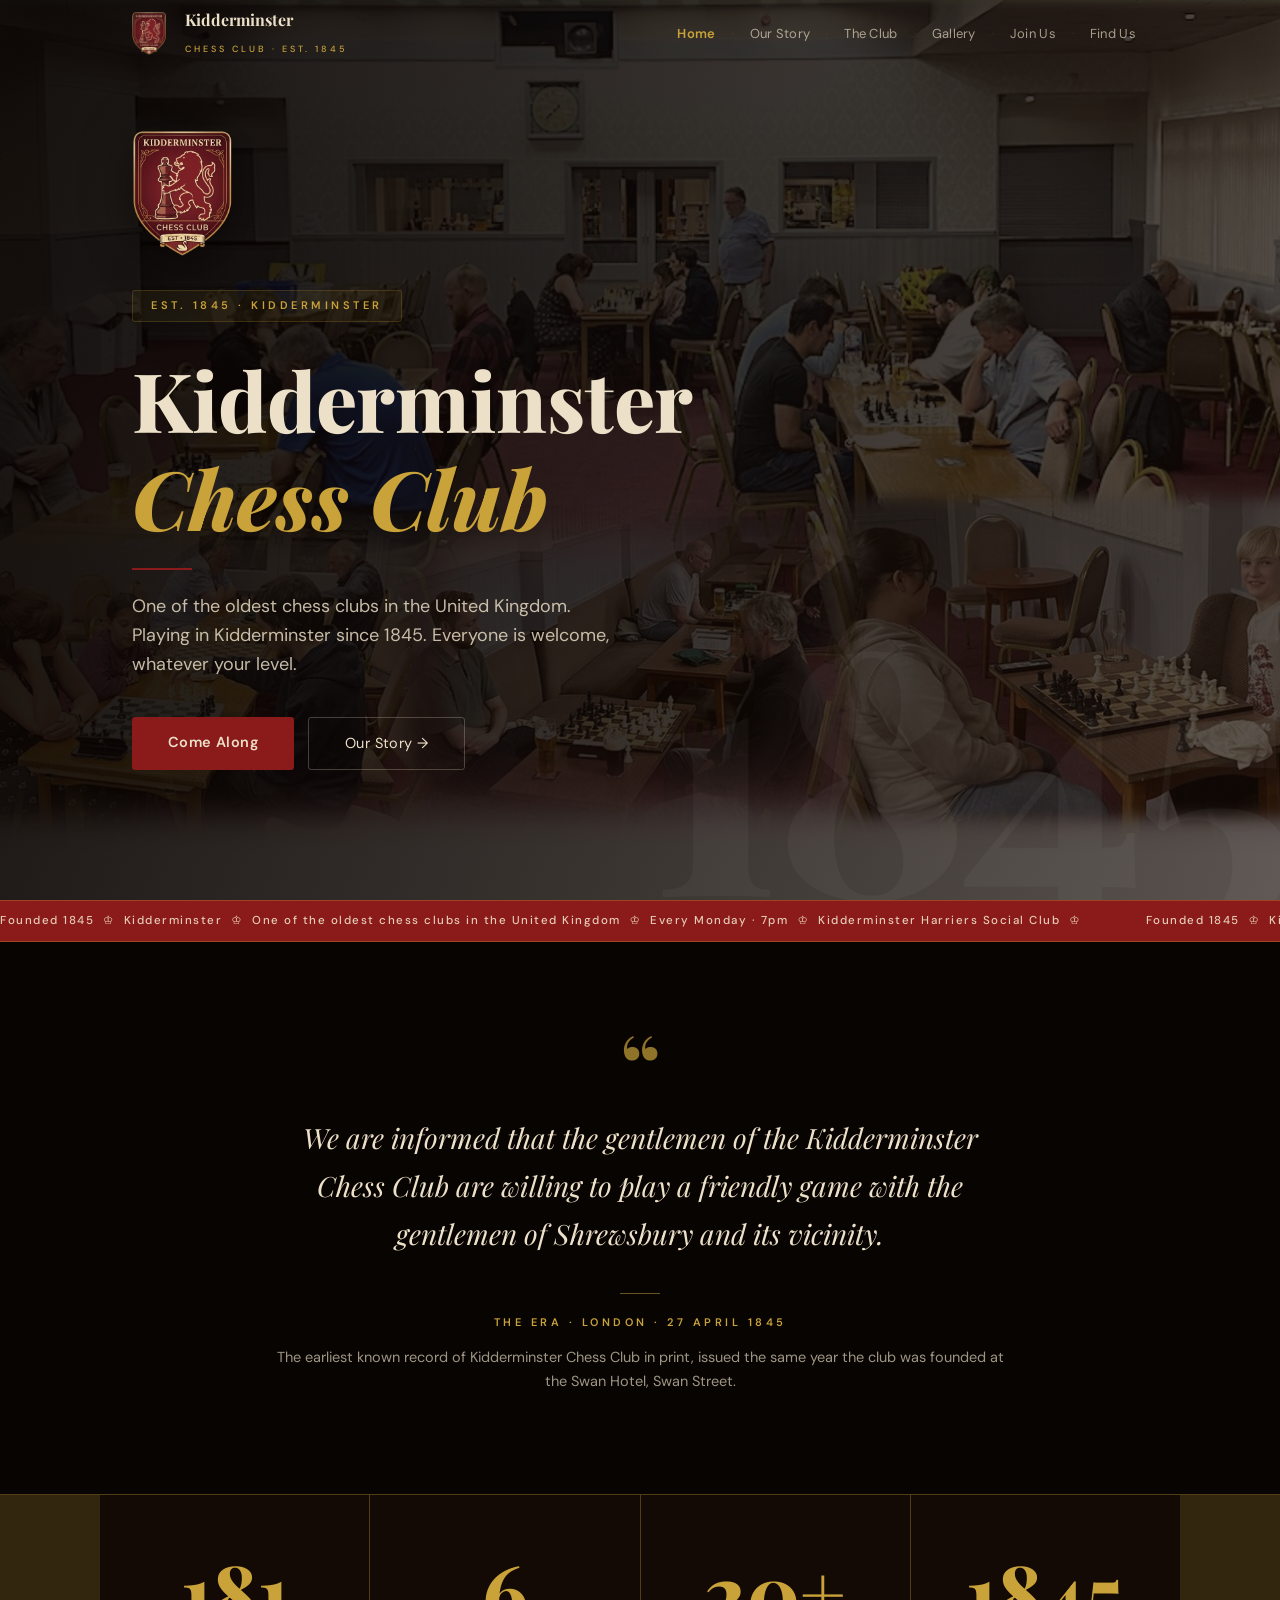
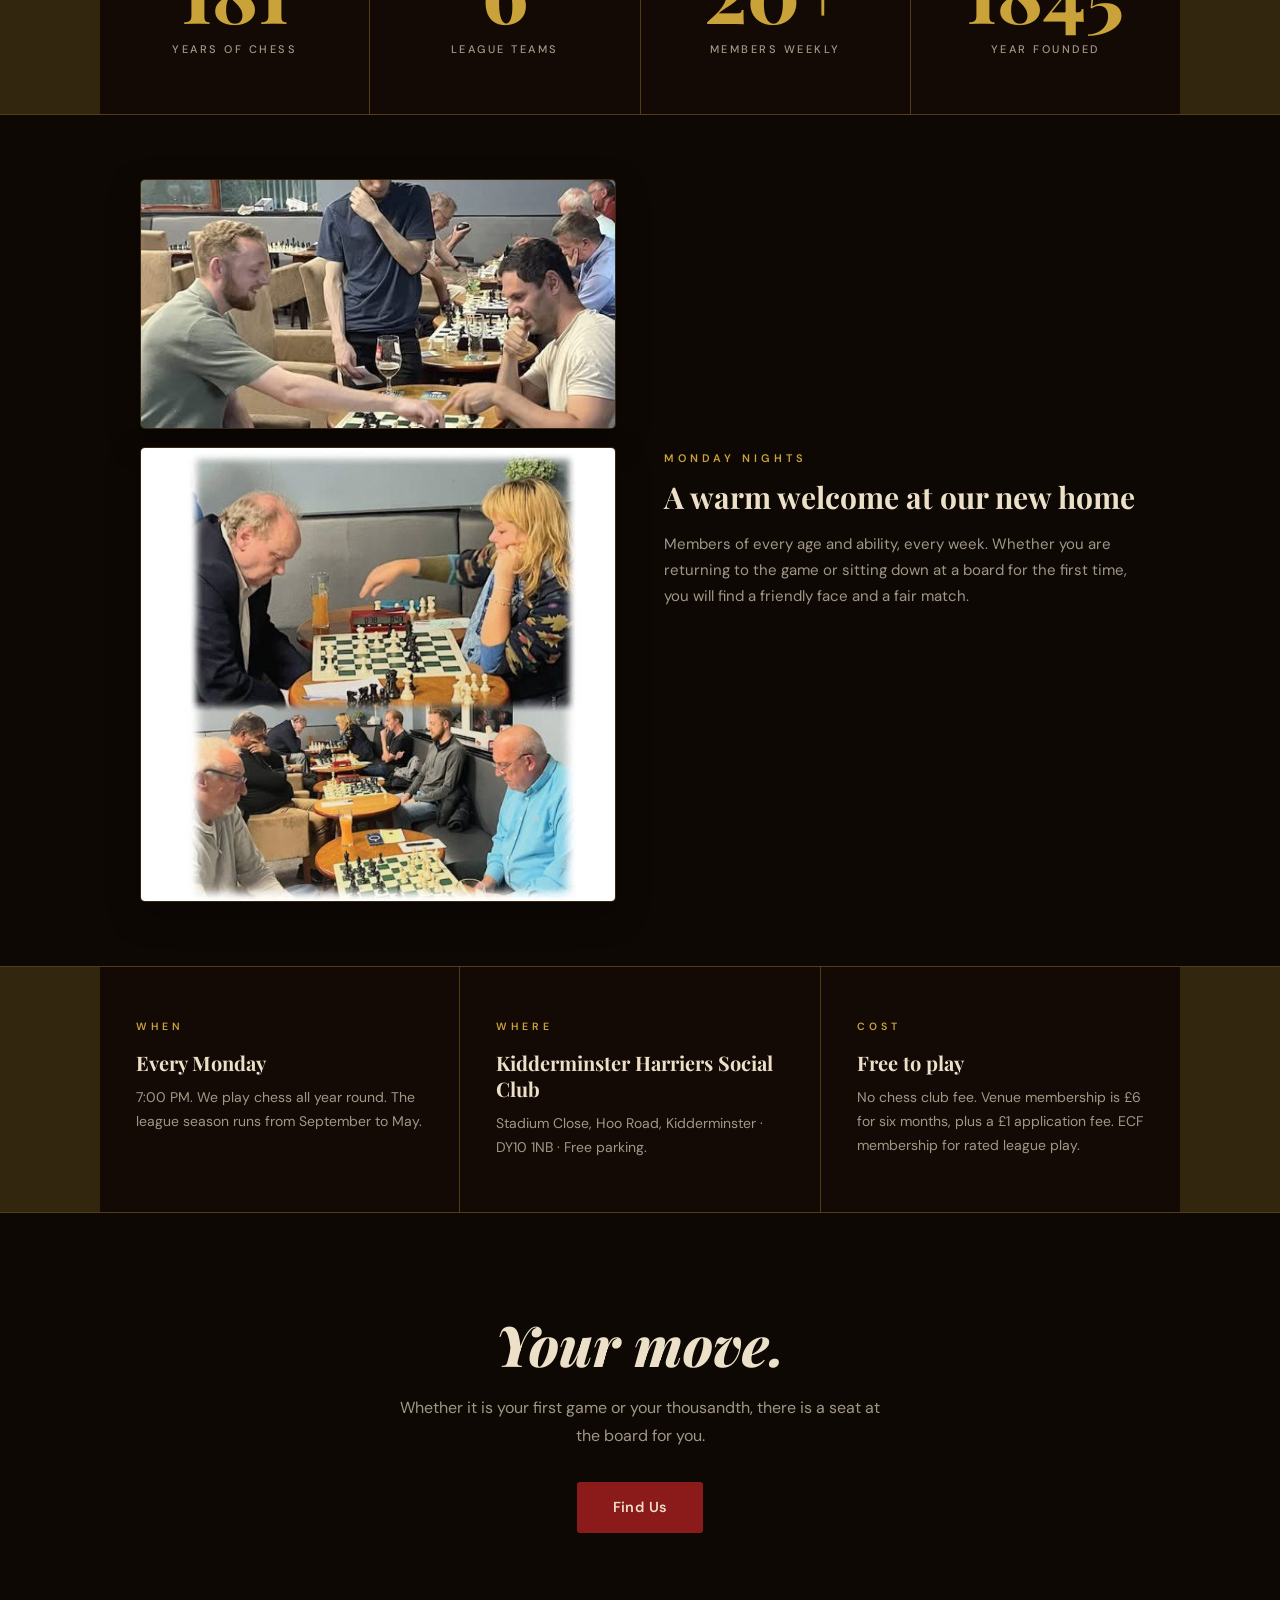
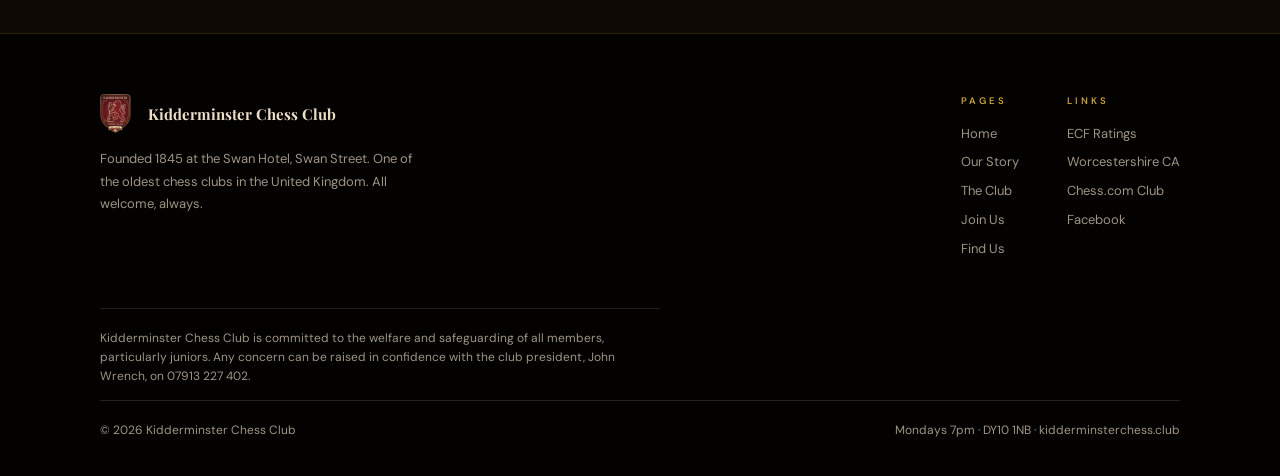
<file: index.html>
<!DOCTYPE html>
<html lang="en">
<head>
<meta charset="UTF-8">
<meta name="viewport" content="width=device-width, initial-scale=1.0">
<title>Kidderminster Chess Club | Founded 1845 | One of the UK's Oldest Chess Clubs</title>
<meta name="description" content="Kidderminster Chess Club has met since 1845. All abilities welcome, every Monday 7pm at Kidderminster Harriers Social Club. Beginners to county champions.">
<link rel="canonical" href="https://kidderminsterchess.club/">
<meta property="og:type" content="website">
<meta property="og:title" content="Kidderminster Chess Club | Founded 1845 | One of the UK's Oldest Chess Clubs">
<meta property="og:description" content="Kidderminster Chess Club has met since 1845. All abilities welcome, every Monday 7pm at Kidderminster Harriers Social Club. Beginners to county champions.">
<meta property="og:url" content="https://kidderminsterchess.club/">
<meta property="og:image" content="https://kidderminsterchess.club/images/new-venue.jpg">
<meta property="og:site_name" content="Kidderminster Chess Club">
<meta name="twitter:card" content="summary_large_image">
<meta name="twitter:title" content="Kidderminster Chess Club | Founded 1845 | One of the UK's Oldest Chess Clubs">
<meta name="twitter:description" content="Kidderminster Chess Club has met since 1845. All abilities welcome, every Monday 7pm at Kidderminster Harriers Social Club. Beginners to county champions.">
<meta name="twitter:image" content="https://kidderminsterchess.club/images/new-venue.jpg">
<meta name="theme-color" content="#0e0804">
<link rel="icon" type="image/png" sizes="32x32" href="/images/favicon-32.png">
<link rel="icon" type="image/png" sizes="16x16" href="/images/favicon-16.png">
<link rel="apple-touch-icon" sizes="180x180" href="/images/favicon-180.png">
<link rel="manifest" href="/site.webmanifest">
<link rel="preconnect" href="https://fonts.googleapis.com">
<link rel="preconnect" href="https://fonts.gstatic.com" crossorigin>
<link href="https://fonts.googleapis.com/css2?family=Playfair+Display:ital,wght@0,400;0,600;0,700;0,800;1,400;1,600;1,700&family=DM+Sans:wght@300;400;500;600;700&display=swap" rel="stylesheet">
<link rel="stylesheet" href="/styles.css">
<link rel="preload" as="image" href="/images/new-venue.jpg" fetchpriority="high">
<script type="application/ld+json">{
  "@context":"https://schema.org",
  "@type":"SportsClub",
  "name":"Kidderminster Chess Club",
  "alternateName":"KCC",
  "foundingDate":"1845",
  "url":"https://kidderminsterchess.club",
  "logo":"https://kidderminsterchess.club/images/logo.png",
  "image":"https://kidderminsterchess.club/images/new-venue.jpg",
  "email":"j.wrench11@gmail.com",
  "telephone":"+447913227402",
  "sport":"Chess",
  "description":"Kidderminster Chess Club, founded 1845, is one of the oldest chess clubs in the United Kingdom. All abilities welcome, every Monday at 7pm.",
  "address":{
    "@type":"PostalAddress",
    "streetAddress":"Kidderminster Harriers Social & Supporters Club, Stadium Close, Hoo Road",
    "addressLocality":"Kidderminster",
    "addressRegion":"Worcestershire",
    "postalCode":"DY10 1NB",
    "addressCountry":"GB"
  },
  "openingHours":"Mo 19:00-22:00"
}</script>
<!-- ANALYTICS: paste your Plausible or Google Analytics snippet here before launch -->
</head>
<body>
<a class="skip-link" href="#main">Skip to content</a><nav class="nav">
  <div class="nav-inner">
    <a href="/" class="nav-brand">
      <img src="/images/logo.webp" alt="Kidderminster Chess Club crest" width="360" height="386">
      <span class="nav-text"><span class="t1">Kidderminster</span><br><span class="t2">Chess Club · Est. 1845</span></span>
    </a>
    <div class="nav-links"><a href="/" class="active">Home</a><span class="sep">·</span><a href="/our-story.html">Our Story</a><span class="sep">·</span><a href="/the-club.html">The Club</a><span class="sep">·</span><a href="/gallery.html">Gallery</a><span class="sep">·</span><a href="/join-us.html">Join Us</a><span class="sep">·</span><a href="/find-us.html">Find Us</a></div>
    <button class="nav-toggle" aria-label="Menu">Menu</button>
  </div>
  <div class="nav-mobile"><a href="/" class="active">Home</a><a href="/our-story.html">Our Story</a><a href="/the-club.html">The Club</a><a href="/gallery.html">Gallery</a><a href="/join-us.html">Join Us</a><a href="/find-us.html">Find Us</a></div>
</nav><main id="main">
<section class="hero">
  <div class="hero-year">1845</div>
  <div class="hero-content">
    <img src="/images/logo.webp" alt="Kidderminster Chess Club crest" class="hero-badge" width="360" height="386" fetchpriority="high">
    <div class="hero-pill"><span>Est. 1845 · Kidderminster</span></div>
    <h1>Kidderminster<br><em>Chess Club</em></h1>
    <div class="hero-rule"></div>
    <p>One of the oldest chess clubs in the United Kingdom. Playing in Kidderminster since 1845. Everyone is welcome, whatever your level.</p>
    <div class="hero-btns">
      <a href="/find-us.html" class="btn btn-primary">Come Along</a>
      <a href="/our-story.html" class="btn btn-ghost">Our Story →</a>
    </div>
  </div>
</section>

<div class="marquee"><div class="marquee-track">
  <span>Founded 1845 &nbsp;♔&nbsp; Kidderminster &nbsp;♔&nbsp; One of the oldest chess clubs in the United Kingdom &nbsp;♔&nbsp; Every Monday · 7pm &nbsp;♔&nbsp; Kidderminster Harriers Social Club &nbsp;♔&nbsp; </span>
  <span aria-hidden="true">Founded 1845 &nbsp;♔&nbsp; Kidderminster &nbsp;♔&nbsp; One of the oldest chess clubs in the United Kingdom &nbsp;♔&nbsp; Every Monday · 7pm &nbsp;♔&nbsp; Kidderminster Harriers Social Club &nbsp;♔&nbsp; </span>
</div></div>

<section class="quote">
  <div class="quote-inner reveal">
    <div class="quote-mark">&ldquo;</div>
    <p class="quote-text">We are informed that the gentlemen of the Kidderminster Chess Club are willing to play a friendly game with the gentlemen of Shrewsbury and its vicinity.</p>
    <div class="quote-rule"></div>
    <div class="quote-attr">The Era · London · 27 April 1845</div>
    <div class="quote-ctx">The earliest known record of Kidderminster Chess Club in print, issued the same year the club was founded at the Swan Hotel, Swan Street.</div>
  </div>
</section>

<section class="numbers">
  <div class="numbers-grid gridlines">
    <div class="num-cell"><div class="n">181</div><div class="l">Years of chess</div></div>
    <div class="num-cell"><div class="n">6</div><div class="l">League teams</div></div>
    <div class="num-cell"><div class="n">20+</div><div class="l">Members weekly</div></div>
    <div class="num-cell"><div class="n">1845</div><div class="l">Year founded</div></div>
  </div>
</section>

<section class="photo-feature">
  <div class="photo-feature-inner">
    <div class="photo-stack">
      <div class="photo-frame"><img src="/images/club-action.jpg" alt="Two members in the middle of a friendly game" width="500" height="261" loading="lazy"></div>
      <div class="photo-frame"><img src="/images/club-night.jpg" alt="Members playing across the club room" width="628" height="601" loading="lazy"></div>
    </div>
    <div class="photo-feature-text">
      <div class="eyebrow">Monday nights</div>
      <h2>A warm welcome at our new home</h2>
      <p>Members of every age and ability, every week. Whether you are returning to the game or sitting down at a board for the first time, you will find a friendly face and a fair match.</p>
    </div>
  </div>
</section>

<section class="visit">
  <div class="visit-grid gridlines">
    <div class="visit-cell"><div class="eyebrow">When</div><h3>Every Monday</h3><p>7:00 PM. We play chess all year round. The league season runs from September to May.</p></div>
    <div class="visit-cell"><div class="eyebrow">Where</div><h3>Kidderminster Harriers Social Club</h3><p>Stadium Close, Hoo Road, Kidderminster · DY10 1NB · Free parking.</p></div>
    <div class="visit-cell"><div class="eyebrow">Cost</div><h3>Free to play</h3><p>No chess club fee. Venue membership is £6 for six months, plus a £1 application fee. ECF membership for rated league play.</p></div>
  </div>
</section>

<section class="cta">
  <div class="cta-inner">
    <h2>Your move.</h2>
    <p>Whether it is your first game or your thousandth, there is a seat at the board for you.</p>
    <a href="/find-us.html" class="btn btn-primary">Find Us</a>
  </div>
</section>
</main><footer class="footer">
  <div class="footer-inner">
    <div class="footer-top">
      <div class="footer-brand">
        <div class="bn"><img src="/images/logo.webp" alt="Kidderminster Chess Club crest" width="360" height="386"><span>Kidderminster Chess Club</span></div>
        <p>Founded 1845 at the Swan Hotel, Swan Street. One of the oldest chess clubs in the United Kingdom. All welcome, always.</p>
      </div>
      <div class="footer-cols">
        <div class="footer-col">
          <h4>Pages</h4>
          <a href="/">Home</a><a href="/our-story.html">Our Story</a><a href="/the-club.html">The Club</a><a href="/join-us.html">Join Us</a><a href="/find-us.html">Find Us</a>
        </div>
        <div class="footer-col">
          <h4>Links</h4>
          <a href="https://rating.englishchess.org.uk" target="_blank" rel="noopener">ECF Ratings</a>
          <a href="http://www.worcestershirechess.org.uk" target="_blank" rel="noopener">Worcestershire CA</a>
          <a href="https://www.chess.com/club/kidderminster" target="_blank" rel="noopener">Chess.com Club</a>
          <a href="https://www.facebook.com" target="_blank" rel="noopener">Facebook</a>
        </div>
      </div>
    </div>
    <p class="footer-safe">Kidderminster Chess Club is committed to the welfare and safeguarding of all members, particularly juniors. Any concern can be raised in confidence with the club president, John Wrench, on 07913 227 402.</p>
    <div class="footer-bottom">
      <div>© 2026 Kidderminster Chess Club</div>
      <div>Mondays 7pm · DY10 1NB · kidderminsterchess.club</div>
    </div>
  </div>
</footer>
<script src="/script.js"></script>
</body>
</html>
</file>
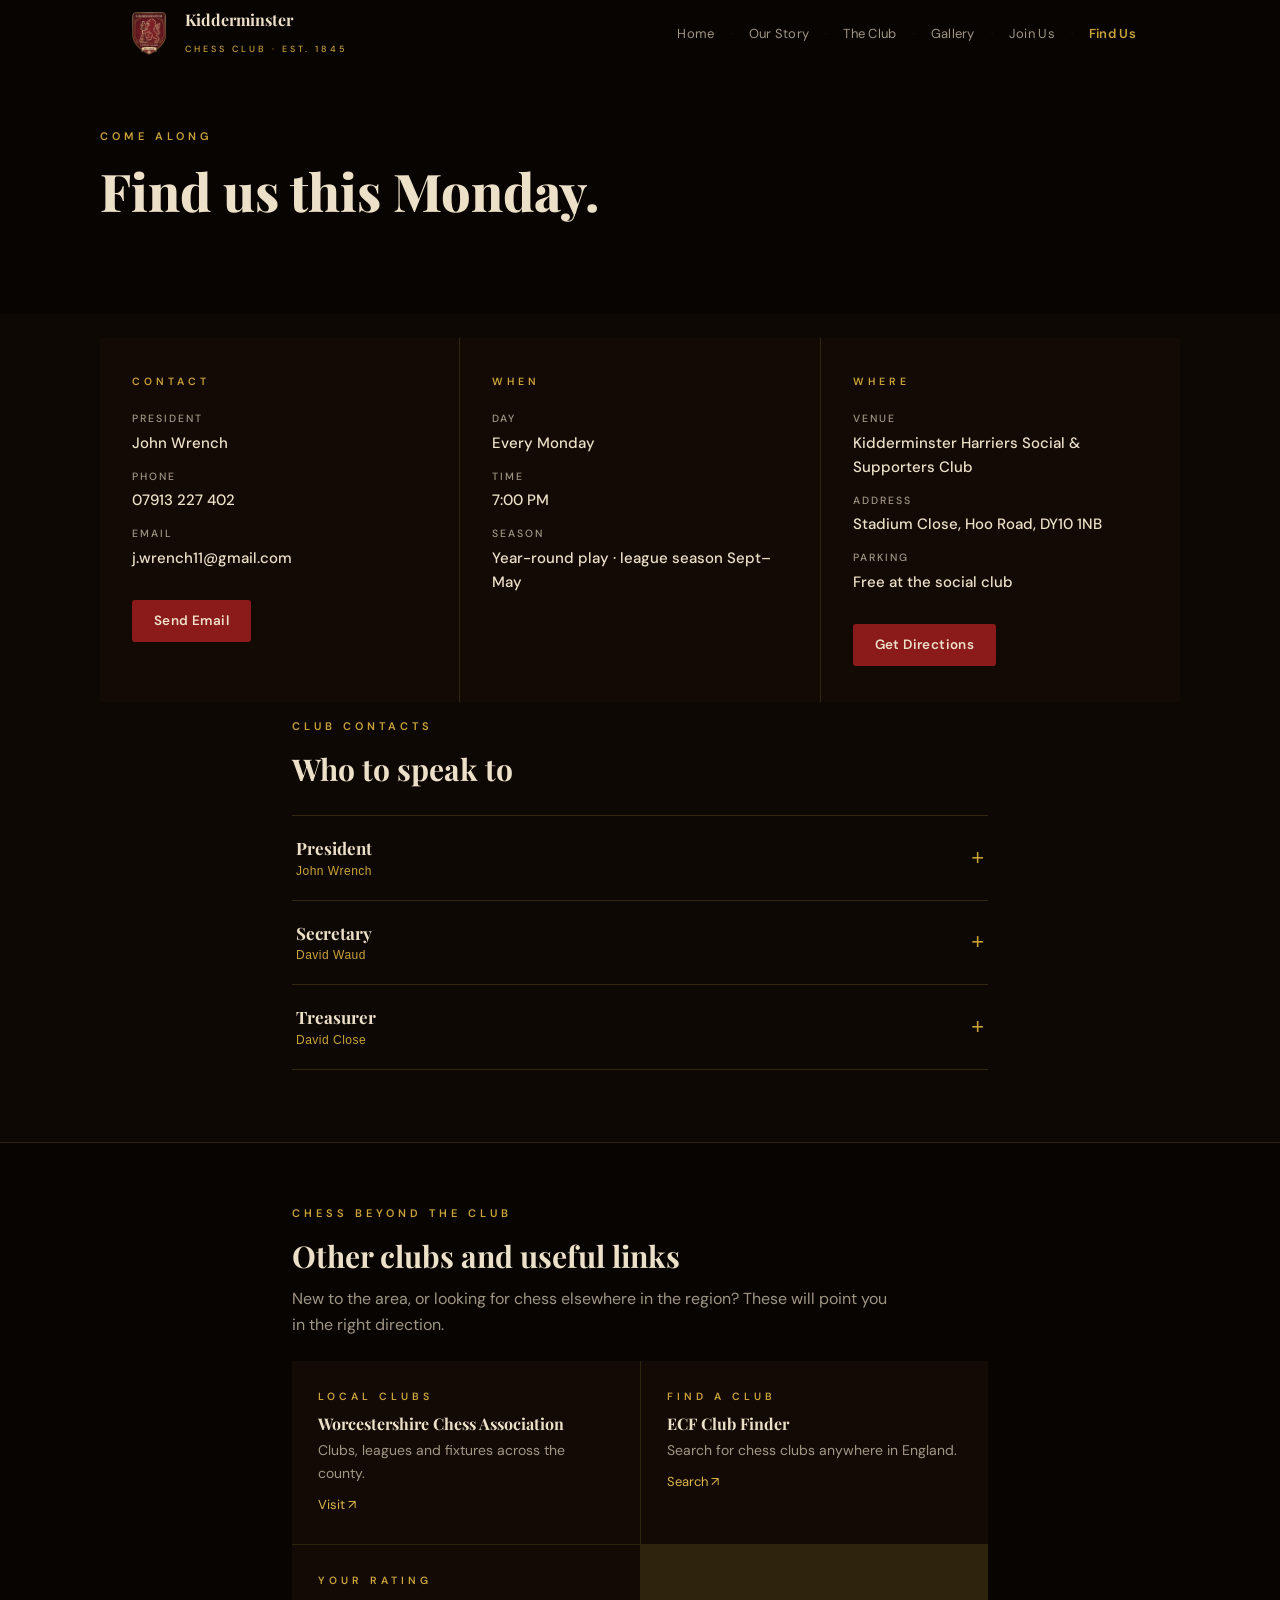
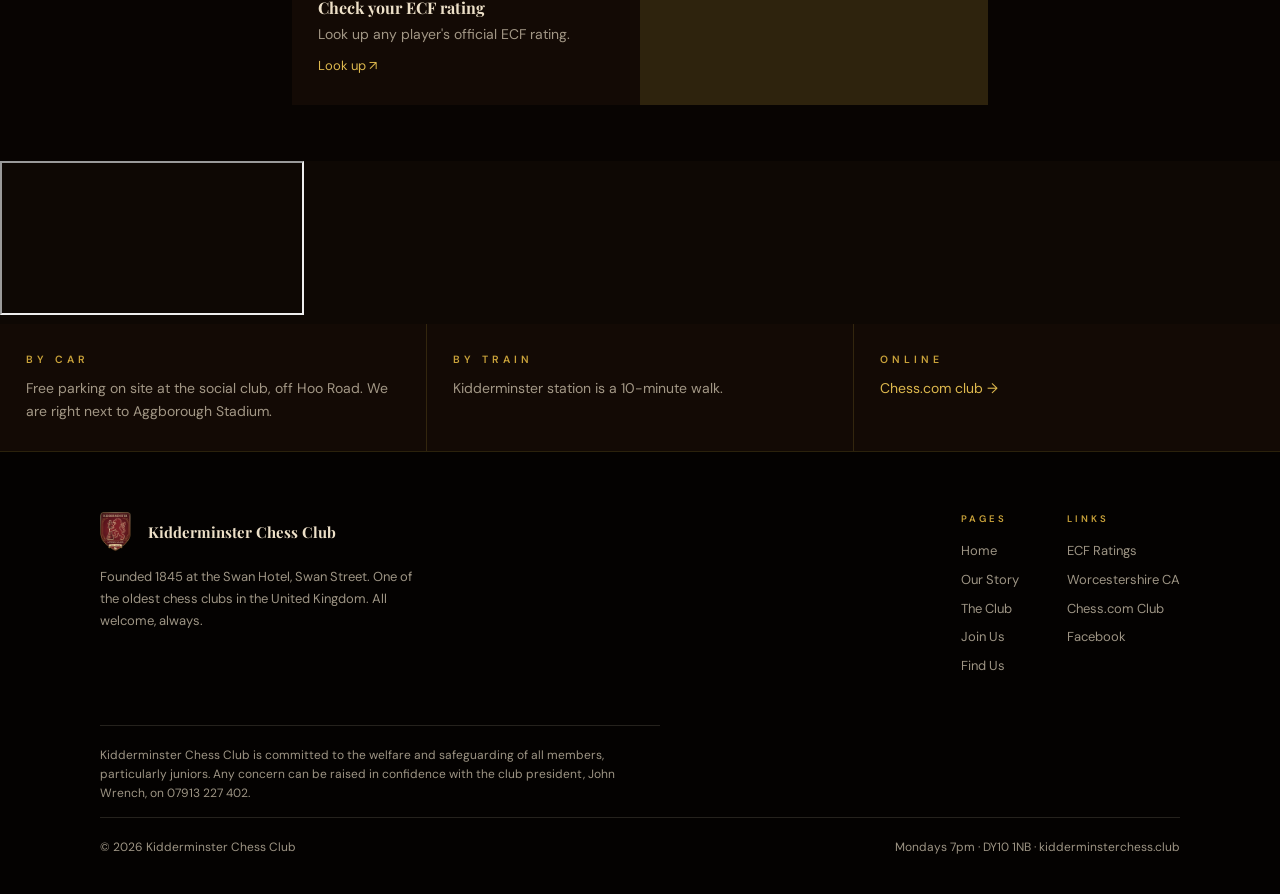
<file: find-us.html>
<!DOCTYPE html>
<html lang="en">
<head>
<meta charset="UTF-8">
<meta name="viewport" content="width=device-width, initial-scale=1.0">
<title>Find Us | Kidderminster Chess Club | Kidderminster Harriers Social Club</title>
<meta name="description" content="Find Kidderminster Chess Club at Kidderminster Harriers Social Club, Stadium Close, Hoo Road, DY10 1NB. Mondays 7pm. Free parking, near the station.">
<link rel="canonical" href="https://kidderminsterchess.club/find-us.html">
<meta property="og:type" content="website">
<meta property="og:title" content="Find Us | Kidderminster Chess Club | Kidderminster Harriers Social Club">
<meta property="og:description" content="Find Kidderminster Chess Club at Kidderminster Harriers Social Club, Stadium Close, Hoo Road, DY10 1NB. Mondays 7pm. Free parking, near the station.">
<meta property="og:url" content="https://kidderminsterchess.club/find-us.html">
<meta property="og:image" content="https://kidderminsterchess.club/images/new-venue.jpg">
<meta property="og:site_name" content="Kidderminster Chess Club">
<meta name="twitter:card" content="summary_large_image">
<meta name="twitter:title" content="Find Us | Kidderminster Chess Club | Kidderminster Harriers Social Club">
<meta name="twitter:description" content="Find Kidderminster Chess Club at Kidderminster Harriers Social Club, Stadium Close, Hoo Road, DY10 1NB. Mondays 7pm. Free parking, near the station.">
<meta name="twitter:image" content="https://kidderminsterchess.club/images/new-venue.jpg">
<meta name="theme-color" content="#0e0804">
<link rel="icon" type="image/png" sizes="32x32" href="/images/favicon-32.png">
<link rel="icon" type="image/png" sizes="16x16" href="/images/favicon-16.png">
<link rel="apple-touch-icon" sizes="180x180" href="/images/favicon-180.png">
<link rel="manifest" href="/site.webmanifest">
<link rel="preconnect" href="https://fonts.googleapis.com">
<link rel="preconnect" href="https://fonts.gstatic.com" crossorigin>
<link href="https://fonts.googleapis.com/css2?family=Playfair+Display:ital,wght@0,400;0,600;0,700;0,800;1,400;1,600;1,700&family=DM+Sans:wght@300;400;500;600;700&display=swap" rel="stylesheet">
<link rel="stylesheet" href="/styles.css">
<script type="application/ld+json">{
  "@context":"https://schema.org",
  "@type":"SportsClub",
  "name":"Kidderminster Chess Club",
  "alternateName":"KCC",
  "foundingDate":"1845",
  "url":"https://kidderminsterchess.club",
  "logo":"https://kidderminsterchess.club/images/logo.png",
  "image":"https://kidderminsterchess.club/images/new-venue.jpg",
  "email":"j.wrench11@gmail.com",
  "telephone":"+447913227402",
  "sport":"Chess",
  "description":"Kidderminster Chess Club, founded 1845, is one of the oldest chess clubs in the United Kingdom. All abilities welcome, every Monday at 7pm.",
  "address":{
    "@type":"PostalAddress",
    "streetAddress":"Kidderminster Harriers Social & Supporters Club, Stadium Close, Hoo Road",
    "addressLocality":"Kidderminster",
    "addressRegion":"Worcestershire",
    "postalCode":"DY10 1NB",
    "addressCountry":"GB"
  },
  "openingHours":"Mo 19:00-22:00"
}</script>
<!-- ANALYTICS: paste your Plausible or Google Analytics snippet here before launch -->
</head>
<body>
<a class="skip-link" href="#main">Skip to content</a><nav class="nav">
  <div class="nav-inner">
    <a href="/" class="nav-brand">
      <img src="/images/logo.webp" alt="Kidderminster Chess Club crest" width="360" height="386">
      <span class="nav-text"><span class="t1">Kidderminster</span><br><span class="t2">Chess Club · Est. 1845</span></span>
    </a>
    <div class="nav-links"><a href="/">Home</a><span class="sep">·</span><a href="/our-story.html">Our Story</a><span class="sep">·</span><a href="/the-club.html">The Club</a><span class="sep">·</span><a href="/gallery.html">Gallery</a><span class="sep">·</span><a href="/join-us.html">Join Us</a><span class="sep">·</span><a href="/find-us.html" class="active">Find Us</a></div>
    <button class="nav-toggle" aria-label="Menu">Menu</button>
  </div>
  <div class="nav-mobile"><a href="/">Home</a><a href="/our-story.html">Our Story</a><a href="/the-club.html">The Club</a><a href="/gallery.html">Gallery</a><a href="/join-us.html">Join Us</a><a href="/find-us.html" class="active">Find Us</a></div>
</nav><main id="main">
<section class="page-head">
  <div class="page-head-inner">
    <span class="eyebrow">Come along</span>
    <h1>Find us this Monday.</h1>
  </div>
</section>
<section class="section" style="padding-bottom:2px;padding-top:24px;">
  <div class="contact-grid gridlines">
    <div class="contact-cell">
      <span class="eyebrow">Contact</span>
      <div class="kv"><div class="k">President</div><div class="v">John Wrench</div></div>
      <div class="kv"><div class="k">Phone</div><div class="v">07913 227 402</div></div>
      <div class="kv"><div class="k">Email</div><div class="v">j.wrench11@gmail.com</div></div>
      <a href="mailto:j.wrench11@gmail.com" class="btn btn-primary" style="margin-top:16px;padding:10px 22px;font-size:13.5px;">Send Email</a>
    </div>
    <div class="contact-cell">
      <span class="eyebrow">When</span>
      <div class="kv"><div class="k">Day</div><div class="v">Every Monday</div></div>
      <div class="kv"><div class="k">Time</div><div class="v">7:00 PM</div></div>
      <div class="kv"><div class="k">Season</div><div class="v">Year-round play · league season Sept–May</div></div>
    </div>
    <div class="contact-cell">
      <span class="eyebrow">Where</span>
      <div class="kv"><div class="k">Venue</div><div class="v">Kidderminster Harriers Social &amp; Supporters Club</div></div>
      <div class="kv"><div class="k">Address</div><div class="v">Stadium Close, Hoo Road, DY10 1NB</div></div>
      <div class="kv"><div class="k">Parking</div><div class="v">Free at the social club</div></div>
      <a href="https://www.google.com/maps/dir//Kidderminster+Harriers+Social+%26+Supporters+Club,+Stadium+Cl,+Hoo+Rd,+Kidderminster+DY10+1NB" target="_blank" rel="noopener" class="btn btn-primary" style="margin-top:16px;padding:10px 22px;font-size:13.5px;">Get Directions</a>
    </div>
  </div>
</section>
<section class="section" style="padding-top:8px;"><div class="wrap" style="max-width:760px;">
  <span class="eyebrow">Club contacts</span>
  <h2 style="font-size:clamp(22px,3.5vw,30px);margin:14px 0 28px;">Who to speak to</h2>
  <div class="leagues">
    <div class="league-row">
      <button class="league-bar" aria-expanded="false" aria-controls="c0"><div><h3>President</h3><div class="time">John Wrench</div></div><span class="league-chev" aria-hidden="true">+</span></button>
      <div class="league-drawer" id="c0"><div class="league-drawer-in">
        <p style="margin:0 0 4px;">Phone: <strong style="color:var(--cream);">07913 227 402</strong></p>
        <p style="margin:0;">Email: <a href="mailto:j.wrench11@gmail.com" style="color:var(--gold-light);text-decoration:none;">j.wrench11@gmail.com</a></p>
      </div></div>
    </div>
    <div class="league-row">
      <button class="league-bar" aria-expanded="false" aria-controls="c1"><div><h3>Secretary</h3><div class="time">David Waud</div></div><span class="league-chev" aria-hidden="true">+</span></button>
      <div class="league-drawer" id="c1"><div class="league-drawer-in">
        <p style="margin:0;color:var(--cream-3);">Contact details to follow.</p>
      </div></div>
    </div>
    <div class="league-row">
      <button class="league-bar" aria-expanded="false" aria-controls="c2"><div><h3>Treasurer</h3><div class="time">David Close</div></div><span class="league-chev" aria-hidden="true">+</span></button>
      <div class="league-drawer" id="c2"><div class="league-drawer-in">
        <p style="margin:0;color:var(--cream-3);">Contact details to follow.</p>
      </div></div>
    </div>
  </div>
</div></section>
<section class="section" style="background:var(--bg-deep);border-top:1px solid var(--gold-border);padding-top:56px;padding-bottom:56px;"><div class="wrap" style="max-width:760px;">
  <span class="eyebrow">Chess beyond the club</span>
  <h2 style="font-size:clamp(22px,3.5vw,30px);margin:14px 0 12px;">Other clubs and useful links</h2>
  <p style="margin-bottom:24px;max-width:600px;">New to the area, or looking for chess elsewhere in the region? These will point you in the right direction.</p>
  <div class="cards gridlines">
    <a class="card" href="https://www.worcestershirechess.co.uk/" target="_blank" rel="noopener" style="text-decoration:none;"><div class="eyebrow" style="font-size:10.5px;margin-bottom:8px;">Local clubs</div><h3 style="font-family:var(--display);font-size:16px;color:var(--cream);margin:0 0 6px;">Worcestershire Chess Association</h3><p style="margin:0;">Clubs, leagues and fixtures across the county.</p><span style="color:var(--gold-light);font-size:13px;display:block;margin-top:10px;">Visit &#8599;</span></a>
    <a class="card" href="https://www.englishchess.org.uk/clubs-and-leagues/find-a-club/" target="_blank" rel="noopener" style="text-decoration:none;"><div class="eyebrow" style="font-size:10.5px;margin-bottom:8px;">Find a club</div><h3 style="font-family:var(--display);font-size:16px;color:var(--cream);margin:0 0 6px;">ECF Club Finder</h3><p style="margin:0;">Search for chess clubs anywhere in England.</p><span style="color:var(--gold-light);font-size:13px;display:block;margin-top:10px;">Search &#8599;</span></a>
    <a class="card" href="https://www.ecfrating.org.uk/" target="_blank" rel="noopener" style="text-decoration:none;"><div class="eyebrow" style="font-size:10.5px;margin-bottom:8px;">Your rating</div><h3 style="font-family:var(--display);font-size:16px;color:var(--cream);margin:0 0 6px;">Check your ECF rating</h3><p style="margin:0;">Look up any player's official ECF rating.</p><span style="color:var(--gold-light);font-size:13px;display:block;margin-top:10px;">Look up &#8599;</span></a>
  </div>
</div></section>
  <iframe title="Map showing Kidderminster Chess Club venue" loading="lazy" src="https://maps.google.com/maps?q=Kidderminster+Harriers+Social+%26+Supporters+Club,+Stadium+Close,+Hoo+Road,+Kidderminster+DY10+1NB&z=16&output=embed"></iframe>
  <div class="cards gridlines" style="margin-top:1px;">
    <div class="card"><div class="eyebrow" style="font-size:10.5px;margin-bottom:8px;">By car</div><p>Free parking on site at the social club, off Hoo Road. We are right next to Aggborough Stadium.</p></div>
    <div class="card"><div class="eyebrow" style="font-size:10.5px;margin-bottom:8px;">By train</div><p>Kidderminster station is a 10-minute walk.</p></div>
    <div class="card"><div class="eyebrow" style="font-size:10.5px;margin-bottom:8px;">Online</div><p><a href="https://www.chess.com/club/kidderminster" target="_blank" rel="noopener" style="color:var(--gold-light);text-decoration:none;">Chess.com club →</a></p></div>
  </div>
</div>
</main><footer class="footer">
  <div class="footer-inner">
    <div class="footer-top">
      <div class="footer-brand">
        <div class="bn"><img src="/images/logo.webp" alt="Kidderminster Chess Club crest" width="360" height="386"><span>Kidderminster Chess Club</span></div>
        <p>Founded 1845 at the Swan Hotel, Swan Street. One of the oldest chess clubs in the United Kingdom. All welcome, always.</p>
      </div>
      <div class="footer-cols">
        <div class="footer-col">
          <h4>Pages</h4>
          <a href="/">Home</a><a href="/our-story.html">Our Story</a><a href="/the-club.html">The Club</a><a href="/join-us.html">Join Us</a><a href="/find-us.html">Find Us</a>
        </div>
        <div class="footer-col">
          <h4>Links</h4>
          <a href="https://rating.englishchess.org.uk" target="_blank" rel="noopener">ECF Ratings</a>
          <a href="http://www.worcestershirechess.org.uk" target="_blank" rel="noopener">Worcestershire CA</a>
          <a href="https://www.chess.com/club/kidderminster" target="_blank" rel="noopener">Chess.com Club</a>
          <a href="https://www.facebook.com" target="_blank" rel="noopener">Facebook</a>
        </div>
      </div>
    </div>
    <p class="footer-safe">Kidderminster Chess Club is committed to the welfare and safeguarding of all members, particularly juniors. Any concern can be raised in confidence with the club president, John Wrench, on 07913 227 402.</p>
    <div class="footer-bottom">
      <div>© 2026 Kidderminster Chess Club</div>
      <div>Mondays 7pm · DY10 1NB · kidderminsterchess.club</div>
    </div>
  </div>
</footer>
<script src="/script.js"></script>
</body>
</html>
</file>
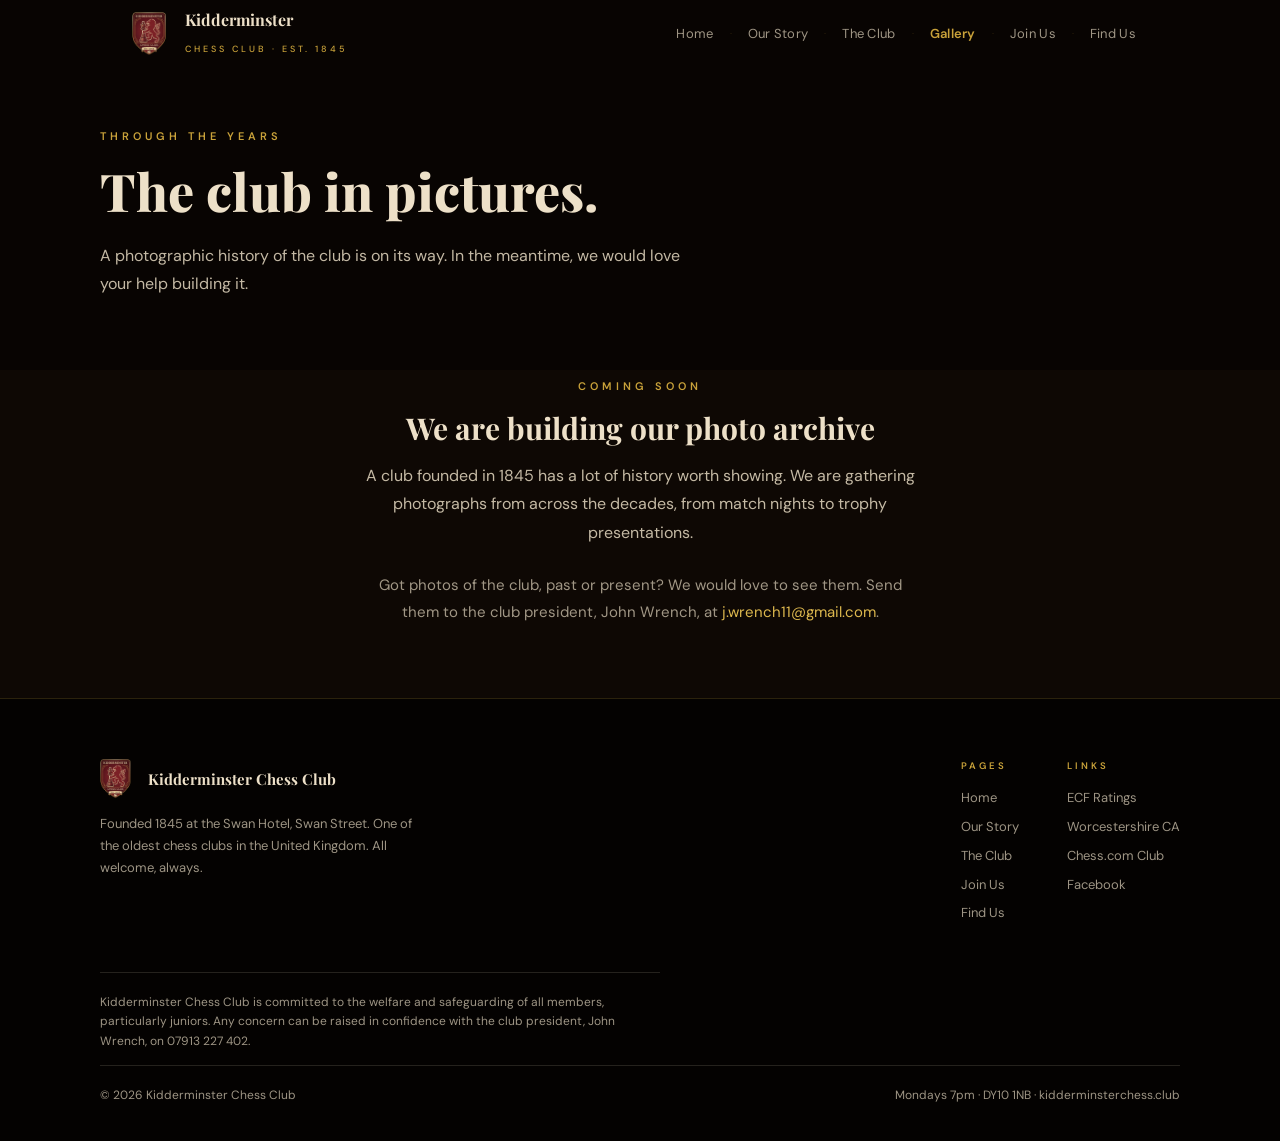
<file: gallery.html>
<!DOCTYPE html>
<html lang="en">
<head>
<meta charset="UTF-8">
<meta name="viewport" content="width=device-width, initial-scale=1.0">
<title>Gallery | Kidderminster Chess Club</title>
<meta name="description" content="Photographs from across the history of Kidderminster Chess Club, founded 1845.">
<link rel="canonical" href="https://kidderminsterchess.club/gallery.html">
<meta property="og:type" content="website">
<meta property="og:title" content="Gallery | Kidderminster Chess Club">
<meta property="og:description" content="Photographs from across the history of Kidderminster Chess Club, founded 1845.">
<meta property="og:url" content="https://kidderminsterchess.club/gallery.html">
<meta property="og:image" content="https://kidderminsterchess.club/images/new-venue.jpg">
<meta property="og:site_name" content="Kidderminster Chess Club">
<meta name="twitter:card" content="summary_large_image">
<meta name="twitter:title" content="Gallery | Kidderminster Chess Club">
<meta name="twitter:description" content="Photographs from across the history of Kidderminster Chess Club, founded 1845.">
<meta name="twitter:image" content="https://kidderminsterchess.club/images/new-venue.jpg">
<meta name="theme-color" content="#0e0804">
<link rel="icon" type="image/png" sizes="32x32" href="/images/favicon-32.png">
<link rel="icon" type="image/png" sizes="16x16" href="/images/favicon-16.png">
<link rel="apple-touch-icon" sizes="180x180" href="/images/favicon-180.png">
<link rel="manifest" href="/site.webmanifest">
<link rel="preconnect" href="https://fonts.googleapis.com">
<link rel="preconnect" href="https://fonts.gstatic.com" crossorigin>
<link href="https://fonts.googleapis.com/css2?family=Playfair+Display:ital,wght@0,400;0,600;0,700;0,800;1,400;1,600;1,700&family=DM+Sans:wght@300;400;500;600;700&display=swap" rel="stylesheet">
<link rel="stylesheet" href="/styles.css">
<script type="application/ld+json">{
  "@context":"https://schema.org",
  "@type":"SportsClub",
  "name":"Kidderminster Chess Club",
  "alternateName":"KCC",
  "foundingDate":"1845",
  "url":"https://kidderminsterchess.club",
  "logo":"https://kidderminsterchess.club/images/logo.png",
  "image":"https://kidderminsterchess.club/images/new-venue.jpg",
  "email":"j.wrench11@gmail.com",
  "telephone":"+447913227402",
  "sport":"Chess",
  "description":"Kidderminster Chess Club, founded 1845, is one of the oldest chess clubs in the United Kingdom. All abilities welcome, every Monday at 7pm.",
  "address":{
    "@type":"PostalAddress",
    "streetAddress":"Kidderminster Harriers Social & Supporters Club, Stadium Close, Hoo Road",
    "addressLocality":"Kidderminster",
    "addressRegion":"Worcestershire",
    "postalCode":"DY10 1NB",
    "addressCountry":"GB"
  },
  "openingHours":"Mo 19:00-22:00"
}</script>
<!-- ANALYTICS: paste your Plausible or Google Analytics snippet here before launch -->
</head>
<body>
<a class="skip-link" href="#main">Skip to content</a><nav class="nav">
  <div class="nav-inner">
    <a href="/" class="nav-brand">
      <img src="/images/logo.webp" alt="Kidderminster Chess Club crest" width="360" height="386">
      <span class="nav-text"><span class="t1">Kidderminster</span><br><span class="t2">Chess Club · Est. 1845</span></span>
    </a>
    <div class="nav-links"><a href="/">Home</a><span class="sep">·</span><a href="/our-story.html">Our Story</a><span class="sep">·</span><a href="/the-club.html">The Club</a><span class="sep">·</span><a href="/gallery.html" class="active">Gallery</a><span class="sep">·</span><a href="/join-us.html">Join Us</a><span class="sep">·</span><a href="/find-us.html">Find Us</a></div>
    <button class="nav-toggle" aria-label="Menu">Menu</button>
  </div>
  <div class="nav-mobile"><a href="/">Home</a><a href="/our-story.html">Our Story</a><a href="/the-club.html">The Club</a><a href="/gallery.html" class="active">Gallery</a><a href="/join-us.html">Join Us</a><a href="/find-us.html">Find Us</a></div>
</nav><main id="main">
<section class="page-head">
  <div class="page-head-inner">
    <span class="eyebrow">Through the years</span>
    <h1>The club in pictures.</h1>
    <p>A photographic history of the club is on its way. In the meantime, we would love your help building it.</p>
  </div>
</section>
<section class="section" style="padding-top:8px;"><div class="wrap" style="max-width:620px;text-align:center;margin:0 auto;">
  <div class="gallery-empty">
    <div class="eyebrow" style="display:block;margin-bottom:14px;">Coming soon</div>
    <h2 style="font-size:clamp(22px,3.5vw,30px);margin:0 0 16px;">We are building our photo archive</h2>
    <p style="font-size:16px;color:var(--cream-2);line-height:1.8;margin:0 0 24px;">A club founded in 1845 has a lot of history worth showing. We are gathering photographs from across the decades, from match nights to trophy presentations.</p>
    <p style="font-size:15px;color:var(--cream-3);line-height:1.8;margin:0;">Got photos of the club, past or present? We would love to see them. Send them to the club president, John Wrench, at <a href="mailto:j.wrench11@gmail.com" style="color:var(--gold-light);text-decoration:none;">j.wrench11@gmail.com</a>.</p>
  </div>
</div></section>
</main><footer class="footer">
  <div class="footer-inner">
    <div class="footer-top">
      <div class="footer-brand">
        <div class="bn"><img src="/images/logo.webp" alt="Kidderminster Chess Club crest" width="360" height="386"><span>Kidderminster Chess Club</span></div>
        <p>Founded 1845 at the Swan Hotel, Swan Street. One of the oldest chess clubs in the United Kingdom. All welcome, always.</p>
      </div>
      <div class="footer-cols">
        <div class="footer-col">
          <h4>Pages</h4>
          <a href="/">Home</a><a href="/our-story.html">Our Story</a><a href="/the-club.html">The Club</a><a href="/join-us.html">Join Us</a><a href="/find-us.html">Find Us</a>
        </div>
        <div class="footer-col">
          <h4>Links</h4>
          <a href="https://rating.englishchess.org.uk" target="_blank" rel="noopener">ECF Ratings</a>
          <a href="http://www.worcestershirechess.org.uk" target="_blank" rel="noopener">Worcestershire CA</a>
          <a href="https://www.chess.com/club/kidderminster" target="_blank" rel="noopener">Chess.com Club</a>
          <a href="https://www.facebook.com" target="_blank" rel="noopener">Facebook</a>
        </div>
      </div>
    </div>
    <p class="footer-safe">Kidderminster Chess Club is committed to the welfare and safeguarding of all members, particularly juniors. Any concern can be raised in confidence with the club president, John Wrench, on 07913 227 402.</p>
    <div class="footer-bottom">
      <div>© 2026 Kidderminster Chess Club</div>
      <div>Mondays 7pm · DY10 1NB · kidderminsterchess.club</div>
    </div>
  </div>
</footer>
<script src="/script.js"></script>
</body>
</html>
</file>
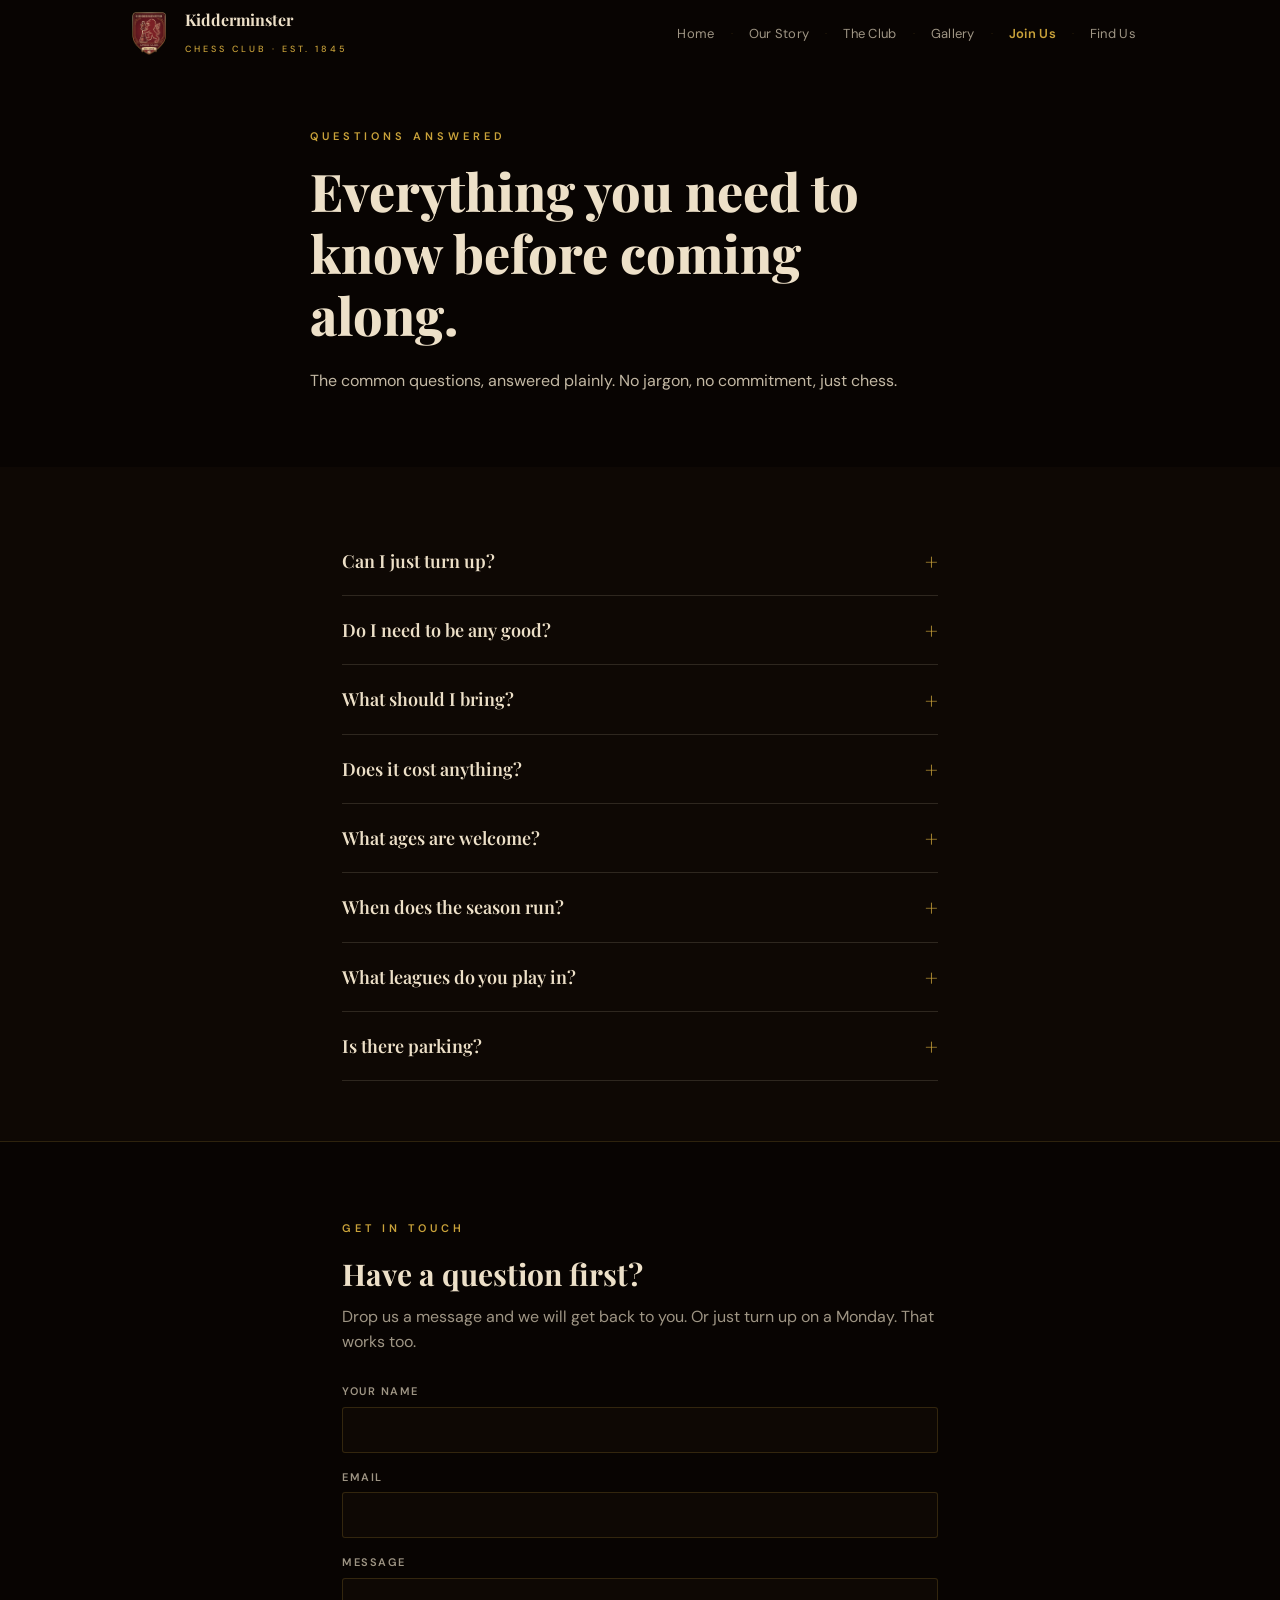
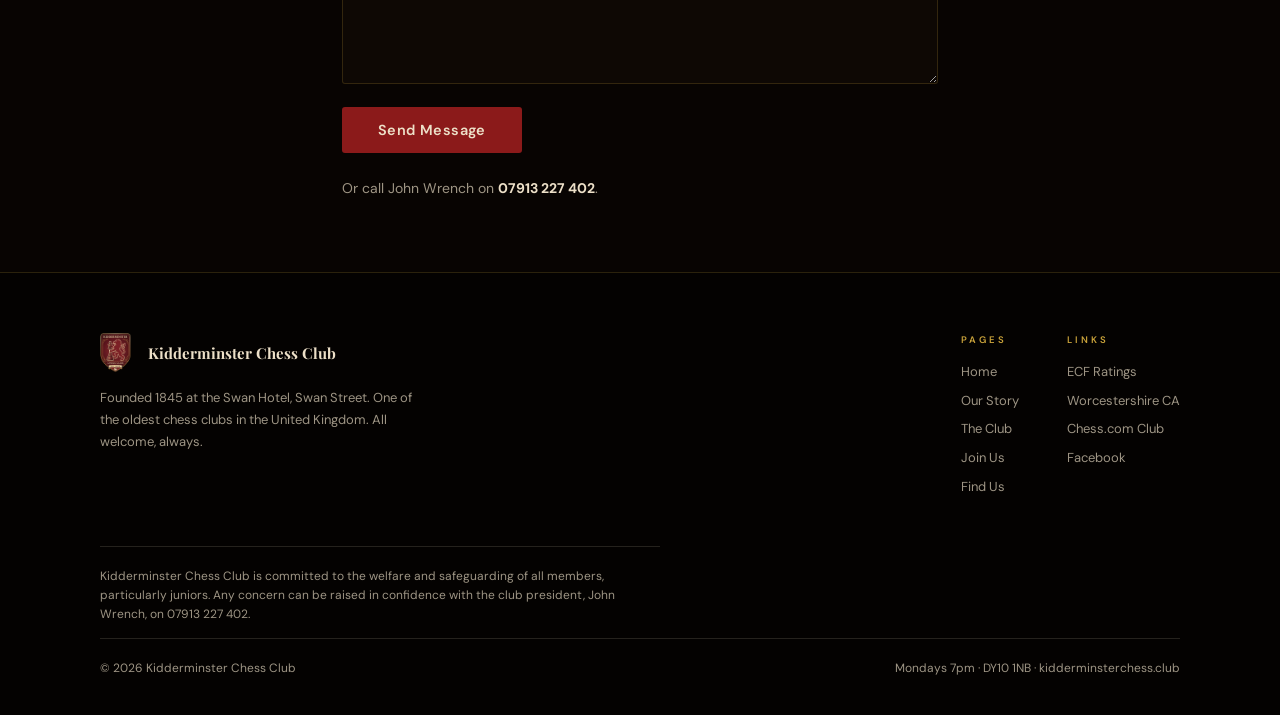
<file: join-us.html>
<!DOCTYPE html>
<html lang="en">
<head>
<meta charset="UTF-8">
<meta name="viewport" content="width=device-width, initial-scale=1.0">
<title>Join Us | Kidderminster Chess Club | All Welcome</title>
<meta name="description" content="New to chess or new to the club? Just turn up on a Monday at 7pm. Free to play, all ages and abilities welcome. Everything you need to know.">
<link rel="canonical" href="https://kidderminsterchess.club/join-us.html">
<meta property="og:type" content="website">
<meta property="og:title" content="Join Us | Kidderminster Chess Club | All Welcome">
<meta property="og:description" content="New to chess or new to the club? Just turn up on a Monday at 7pm. Free to play, all ages and abilities welcome. Everything you need to know.">
<meta property="og:url" content="https://kidderminsterchess.club/join-us.html">
<meta property="og:image" content="https://kidderminsterchess.club/images/new-venue.jpg">
<meta property="og:site_name" content="Kidderminster Chess Club">
<meta name="twitter:card" content="summary_large_image">
<meta name="twitter:title" content="Join Us | Kidderminster Chess Club | All Welcome">
<meta name="twitter:description" content="New to chess or new to the club? Just turn up on a Monday at 7pm. Free to play, all ages and abilities welcome. Everything you need to know.">
<meta name="twitter:image" content="https://kidderminsterchess.club/images/new-venue.jpg">
<meta name="theme-color" content="#0e0804">
<link rel="icon" type="image/png" sizes="32x32" href="/images/favicon-32.png">
<link rel="icon" type="image/png" sizes="16x16" href="/images/favicon-16.png">
<link rel="apple-touch-icon" sizes="180x180" href="/images/favicon-180.png">
<link rel="manifest" href="/site.webmanifest">
<link rel="preconnect" href="https://fonts.googleapis.com">
<link rel="preconnect" href="https://fonts.gstatic.com" crossorigin>
<link href="https://fonts.googleapis.com/css2?family=Playfair+Display:ital,wght@0,400;0,600;0,700;0,800;1,400;1,600;1,700&family=DM+Sans:wght@300;400;500;600;700&display=swap" rel="stylesheet">
<link rel="stylesheet" href="/styles.css">
<script type="application/ld+json">{
  "@context":"https://schema.org",
  "@type":"SportsClub",
  "name":"Kidderminster Chess Club",
  "alternateName":"KCC",
  "foundingDate":"1845",
  "url":"https://kidderminsterchess.club",
  "logo":"https://kidderminsterchess.club/images/logo.png",
  "image":"https://kidderminsterchess.club/images/new-venue.jpg",
  "email":"j.wrench11@gmail.com",
  "telephone":"+447913227402",
  "sport":"Chess",
  "description":"Kidderminster Chess Club, founded 1845, is one of the oldest chess clubs in the United Kingdom. All abilities welcome, every Monday at 7pm.",
  "address":{
    "@type":"PostalAddress",
    "streetAddress":"Kidderminster Harriers Social & Supporters Club, Stadium Close, Hoo Road",
    "addressLocality":"Kidderminster",
    "addressRegion":"Worcestershire",
    "postalCode":"DY10 1NB",
    "addressCountry":"GB"
  },
  "openingHours":"Mo 19:00-22:00"
}</script>
<!-- ANALYTICS: paste your Plausible or Google Analytics snippet here before launch -->
</head>
<body>
<a class="skip-link" href="#main">Skip to content</a><nav class="nav">
  <div class="nav-inner">
    <a href="/" class="nav-brand">
      <img src="/images/logo.webp" alt="Kidderminster Chess Club crest" width="360" height="386">
      <span class="nav-text"><span class="t1">Kidderminster</span><br><span class="t2">Chess Club · Est. 1845</span></span>
    </a>
    <div class="nav-links"><a href="/">Home</a><span class="sep">·</span><a href="/our-story.html">Our Story</a><span class="sep">·</span><a href="/the-club.html">The Club</a><span class="sep">·</span><a href="/gallery.html">Gallery</a><span class="sep">·</span><a href="/join-us.html" class="active">Join Us</a><span class="sep">·</span><a href="/find-us.html">Find Us</a></div>
    <button class="nav-toggle" aria-label="Menu">Menu</button>
  </div>
  <div class="nav-mobile"><a href="/">Home</a><a href="/our-story.html">Our Story</a><a href="/the-club.html">The Club</a><a href="/gallery.html">Gallery</a><a href="/join-us.html" class="active">Join Us</a><a href="/find-us.html">Find Us</a></div>
</nav><main id="main">
<section class="page-head">
  <div class="page-head-inner" style="max-width:660px;">
    <span class="eyebrow">Questions answered</span>
    <h1>Everything you need to know before coming along.</h1>
    <p>The common questions, answered plainly. No jargon, no commitment, just chess.</p>
  </div>
</section>
<section class="faq">
  <div class="faq-item"><button class="faq-q" aria-expanded="false" aria-controls="faq0"><span>Can I just turn up?</span><span class="plus" aria-hidden="true">+</span></button><div class="faq-a" id="faq0"><p>Yes. Come along on a Monday at 7pm. No booking, no registration, no phone call needed. Walk in and introduce yourself.</p></div></div><div class="faq-item"><button class="faq-q" aria-expanded="false" aria-controls="faq1"><span>Do I need to be any good?</span><span class="plus" aria-hidden="true">+</span></button><div class="faq-a" id="faq1"><p>Not at all. We have complete beginners and experienced tournament players. There is always someone around your level, and coaching is available if you want it.</p></div></div><div class="faq-item"><button class="faq-q" aria-expanded="false" aria-controls="faq2"><span>What should I bring?</span><span class="plus" aria-hidden="true">+</span></button><div class="faq-a" id="faq2"><p>Just yourself. We have boards, pieces, and clocks. Bring your own equipment if you prefer.</p></div></div><div class="faq-item"><button class="faq-q" aria-expanded="false" aria-controls="faq3"><span>Does it cost anything?</span><span class="plus" aria-hidden="true">+</span></button><div class="faq-a" id="faq3"><p>The chess club itself is free. Because we play at the Kidderminster Harriers Social &amp; Supporters Club, you pay venue membership of £6 for six months, plus a one-off £1 application fee. If you want to play in ECF-rated league matches, you will also need ECF membership.</p></div></div><div class="faq-item"><button class="faq-q" aria-expanded="false" aria-controls="faq4"><span>What ages are welcome?</span><span class="plus" aria-hidden="true">+</span></button><div class="faq-a" id="faq4"><p>All ages. We have players from age five right up to their eighties, so younger juniors are genuinely welcome, not just teenagers. The club has a strong record developing junior talent and is committed to the welfare and safeguarding of its junior members.</p></div></div><div class="faq-item"><button class="faq-q" aria-expanded="false" aria-controls="faq5"><span>When does the season run?</span><span class="plus" aria-hidden="true">+</span></button><div class="faq-a" id="faq5"><p>We play chess all year round. The league season runs from September to May, but the club stays open through the summer for internal competitions and casual games.</p></div></div><div class="faq-item"><button class="faq-q" aria-expanded="false" aria-controls="faq6"><span>What leagues do you play in?</span><span class="plus" aria-hidden="true">+</span></button><div class="faq-a" id="faq6"><p>Six leagues: Worcestershire Championship League, Worcester and District League, Dudley and District Divisions 2 and 3, and Rapidplay Leagues 1 and 2.</p></div></div><div class="faq-item"><button class="faq-q" aria-expanded="false" aria-controls="faq7"><span>Is there parking?</span><span class="plus" aria-hidden="true">+</span></button><div class="faq-a" id="faq7"><p>Yes, there is free parking at the social club itself, off Hoo Road. We are about a ten-minute walk from Kidderminster railway station.</p></div></div>
</section>
<section class="section" style="background:var(--bg-deep);border-top:1px solid var(--gold-border);">
  <div class="wrap" style="max-width:660px;">
    <span class="eyebrow">Get in touch</span>
    <h2 style="font-size:clamp(22px,3.5vw,30px);margin:16px 0 12px;">Have a question first?</h2>
    <p style="margin-bottom:28px;">Drop us a message and we will get back to you. Or just turn up on a Monday. That works too.</p>
    <form name="contact" method="POST" data-netlify="true" netlify-honeypot="bot-field" action="/thanks.html">
      <input type="hidden" name="form-name" value="contact">
      <p style="display:none;"><label>Leave blank: <input name="bot-field"></label></p>
      <div class="form-field"><label for="name">Your name</label><input id="name" name="name" type="text" required></div>
      <div class="form-field"><label for="email">Email</label><input id="email" name="email" type="email" required></div>
      <div class="form-field"><label for="message">Message</label><textarea id="message" name="message" rows="4" required></textarea></div>
      <button type="submit" class="btn btn-primary">Send Message</button>
    </form>
    <p style="margin-top:24px;font-size:14px;">Or call John Wrench on <strong style="color:var(--cream);">07913 227 402</strong>.</p>
  </div>
</section>
</main><footer class="footer">
  <div class="footer-inner">
    <div class="footer-top">
      <div class="footer-brand">
        <div class="bn"><img src="/images/logo.webp" alt="Kidderminster Chess Club crest" width="360" height="386"><span>Kidderminster Chess Club</span></div>
        <p>Founded 1845 at the Swan Hotel, Swan Street. One of the oldest chess clubs in the United Kingdom. All welcome, always.</p>
      </div>
      <div class="footer-cols">
        <div class="footer-col">
          <h4>Pages</h4>
          <a href="/">Home</a><a href="/our-story.html">Our Story</a><a href="/the-club.html">The Club</a><a href="/join-us.html">Join Us</a><a href="/find-us.html">Find Us</a>
        </div>
        <div class="footer-col">
          <h4>Links</h4>
          <a href="https://rating.englishchess.org.uk" target="_blank" rel="noopener">ECF Ratings</a>
          <a href="http://www.worcestershirechess.org.uk" target="_blank" rel="noopener">Worcestershire CA</a>
          <a href="https://www.chess.com/club/kidderminster" target="_blank" rel="noopener">Chess.com Club</a>
          <a href="https://www.facebook.com" target="_blank" rel="noopener">Facebook</a>
        </div>
      </div>
    </div>
    <p class="footer-safe">Kidderminster Chess Club is committed to the welfare and safeguarding of all members, particularly juniors. Any concern can be raised in confidence with the club president, John Wrench, on 07913 227 402.</p>
    <div class="footer-bottom">
      <div>© 2026 Kidderminster Chess Club</div>
      <div>Mondays 7pm · DY10 1NB · kidderminsterchess.club</div>
    </div>
  </div>
</footer>
<script src="/script.js"></script>
</body>
</html>
</file>
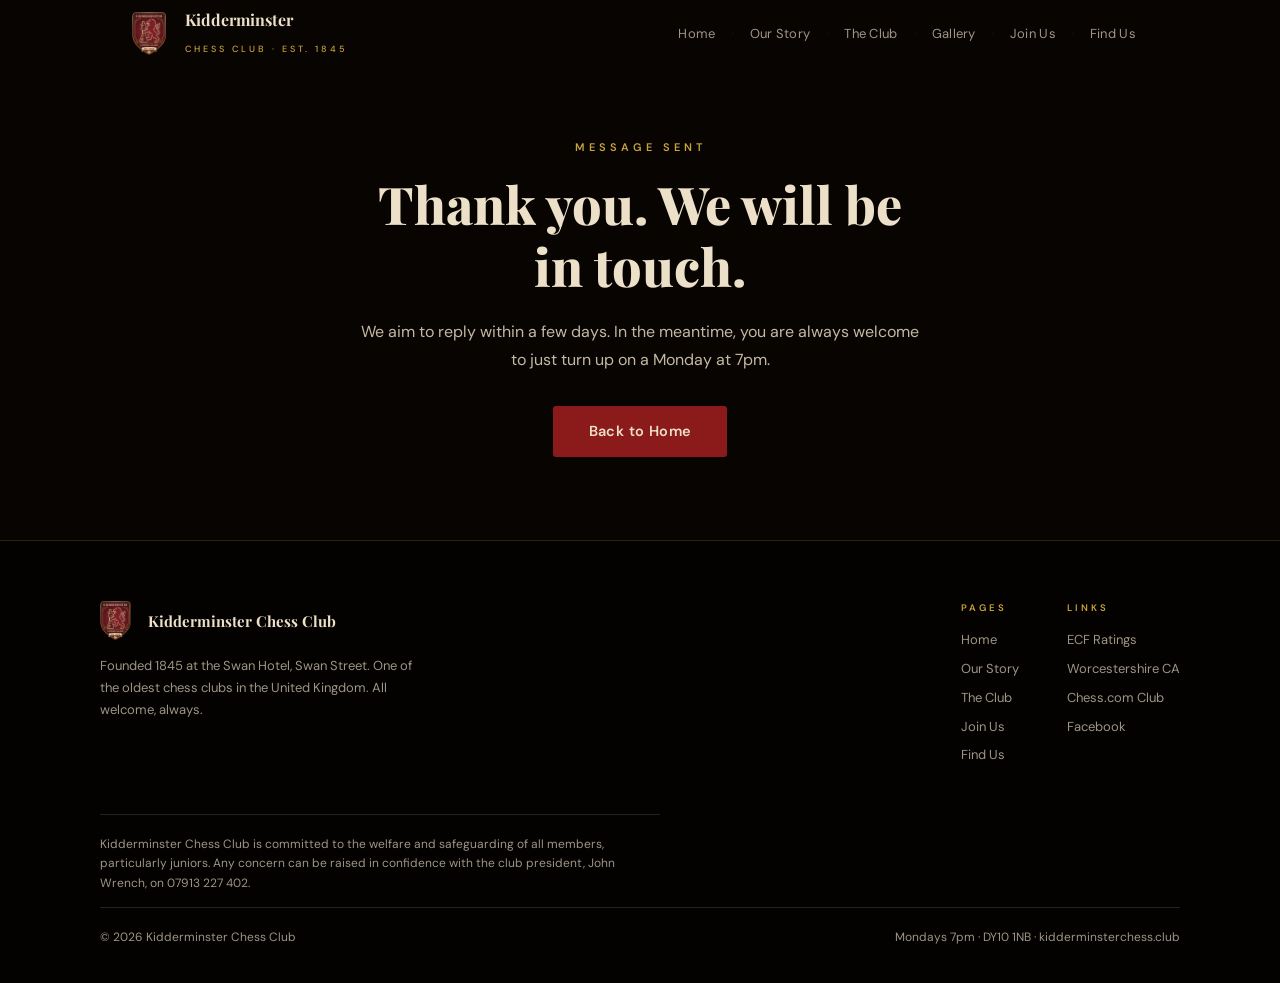
<file: thanks.html>
<!DOCTYPE html>
<html lang="en">
<head>
<meta charset="UTF-8">
<meta name="viewport" content="width=device-width, initial-scale=1.0">
<title>Thank You | Kidderminster Chess Club</title>
<meta name="description" content="Thank you for getting in touch with Kidderminster Chess Club.">
<link rel="canonical" href="https://kidderminsterchess.club/thanks.html">
<meta property="og:type" content="website">
<meta property="og:title" content="Thank You | Kidderminster Chess Club">
<meta property="og:description" content="Thank you for getting in touch with Kidderminster Chess Club.">
<meta property="og:url" content="https://kidderminsterchess.club/thanks.html">
<meta property="og:image" content="https://kidderminsterchess.club/images/new-venue.jpg">
<meta property="og:site_name" content="Kidderminster Chess Club">
<meta name="twitter:card" content="summary_large_image">
<meta name="twitter:title" content="Thank You | Kidderminster Chess Club">
<meta name="twitter:description" content="Thank you for getting in touch with Kidderminster Chess Club.">
<meta name="twitter:image" content="https://kidderminsterchess.club/images/new-venue.jpg">
<meta name="theme-color" content="#0e0804">
<link rel="icon" type="image/png" sizes="32x32" href="/images/favicon-32.png">
<link rel="icon" type="image/png" sizes="16x16" href="/images/favicon-16.png">
<link rel="apple-touch-icon" sizes="180x180" href="/images/favicon-180.png">
<link rel="manifest" href="/site.webmanifest">
<link rel="preconnect" href="https://fonts.googleapis.com">
<link rel="preconnect" href="https://fonts.gstatic.com" crossorigin>
<link href="https://fonts.googleapis.com/css2?family=Playfair+Display:ital,wght@0,400;0,600;0,700;0,800;1,400;1,600;1,700&family=DM+Sans:wght@300;400;500;600;700&display=swap" rel="stylesheet">
<link rel="stylesheet" href="/styles.css">
<script type="application/ld+json">{
  "@context":"https://schema.org",
  "@type":"SportsClub",
  "name":"Kidderminster Chess Club",
  "alternateName":"KCC",
  "foundingDate":"1845",
  "url":"https://kidderminsterchess.club",
  "logo":"https://kidderminsterchess.club/images/logo.png",
  "image":"https://kidderminsterchess.club/images/new-venue.jpg",
  "email":"j.wrench11@gmail.com",
  "telephone":"+447913227402",
  "sport":"Chess",
  "description":"Kidderminster Chess Club, founded 1845, is one of the oldest chess clubs in the United Kingdom. All abilities welcome, every Monday at 7pm.",
  "address":{
    "@type":"PostalAddress",
    "streetAddress":"Kidderminster Harriers Social & Supporters Club, Stadium Close, Hoo Road",
    "addressLocality":"Kidderminster",
    "addressRegion":"Worcestershire",
    "postalCode":"DY10 1NB",
    "addressCountry":"GB"
  },
  "openingHours":"Mo 19:00-22:00"
}</script>
<!-- ANALYTICS: paste your Plausible or Google Analytics snippet here before launch -->
</head>
<body>
<a class="skip-link" href="#main">Skip to content</a><nav class="nav">
  <div class="nav-inner">
    <a href="/" class="nav-brand">
      <img src="/images/logo.webp" alt="Kidderminster Chess Club crest" width="360" height="386">
      <span class="nav-text"><span class="t1">Kidderminster</span><br><span class="t2">Chess Club · Est. 1845</span></span>
    </a>
    <div class="nav-links"><a href="/">Home</a><span class="sep">·</span><a href="/our-story.html">Our Story</a><span class="sep">·</span><a href="/the-club.html">The Club</a><span class="sep">·</span><a href="/gallery.html">Gallery</a><span class="sep">·</span><a href="/join-us.html">Join Us</a><span class="sep">·</span><a href="/find-us.html">Find Us</a></div>
    <button class="nav-toggle" aria-label="Menu">Menu</button>
  </div>
  <div class="nav-mobile"><a href="/">Home</a><a href="/our-story.html">Our Story</a><a href="/the-club.html">The Club</a><a href="/gallery.html">Gallery</a><a href="/join-us.html">Join Us</a><a href="/find-us.html">Find Us</a></div>
</nav><main id="main">
<section class="page-head" style="min-height:60vh;display:flex;align-items:center;">
  <div class="page-head-inner" style="text-align:center;max-width:560px;margin:0 auto;">
    <span class="eyebrow">Message sent</span>
    <h1 style="margin:16px auto 20px;">Thank you. We will be in touch.</h1>
    <p style="margin:0 auto 32px;">We aim to reply within a few days. In the meantime, you are always welcome to just turn up on a Monday at 7pm.</p>
    <a href="/" class="btn btn-primary">Back to Home</a>
  </div>
</section>
</main><footer class="footer">
  <div class="footer-inner">
    <div class="footer-top">
      <div class="footer-brand">
        <div class="bn"><img src="/images/logo.webp" alt="Kidderminster Chess Club crest" width="360" height="386"><span>Kidderminster Chess Club</span></div>
        <p>Founded 1845 at the Swan Hotel, Swan Street. One of the oldest chess clubs in the United Kingdom. All welcome, always.</p>
      </div>
      <div class="footer-cols">
        <div class="footer-col">
          <h4>Pages</h4>
          <a href="/">Home</a><a href="/our-story.html">Our Story</a><a href="/the-club.html">The Club</a><a href="/join-us.html">Join Us</a><a href="/find-us.html">Find Us</a>
        </div>
        <div class="footer-col">
          <h4>Links</h4>
          <a href="https://rating.englishchess.org.uk" target="_blank" rel="noopener">ECF Ratings</a>
          <a href="http://www.worcestershirechess.org.uk" target="_blank" rel="noopener">Worcestershire CA</a>
          <a href="https://www.chess.com/club/kidderminster" target="_blank" rel="noopener">Chess.com Club</a>
          <a href="https://www.facebook.com" target="_blank" rel="noopener">Facebook</a>
        </div>
      </div>
    </div>
    <p class="footer-safe">Kidderminster Chess Club is committed to the welfare and safeguarding of all members, particularly juniors. Any concern can be raised in confidence with the club president, John Wrench, on 07913 227 402.</p>
    <div class="footer-bottom">
      <div>© 2026 Kidderminster Chess Club</div>
      <div>Mondays 7pm · DY10 1NB · kidderminsterchess.club</div>
    </div>
  </div>
</footer>
<script src="/script.js"></script>
</body>
</html>
</file>
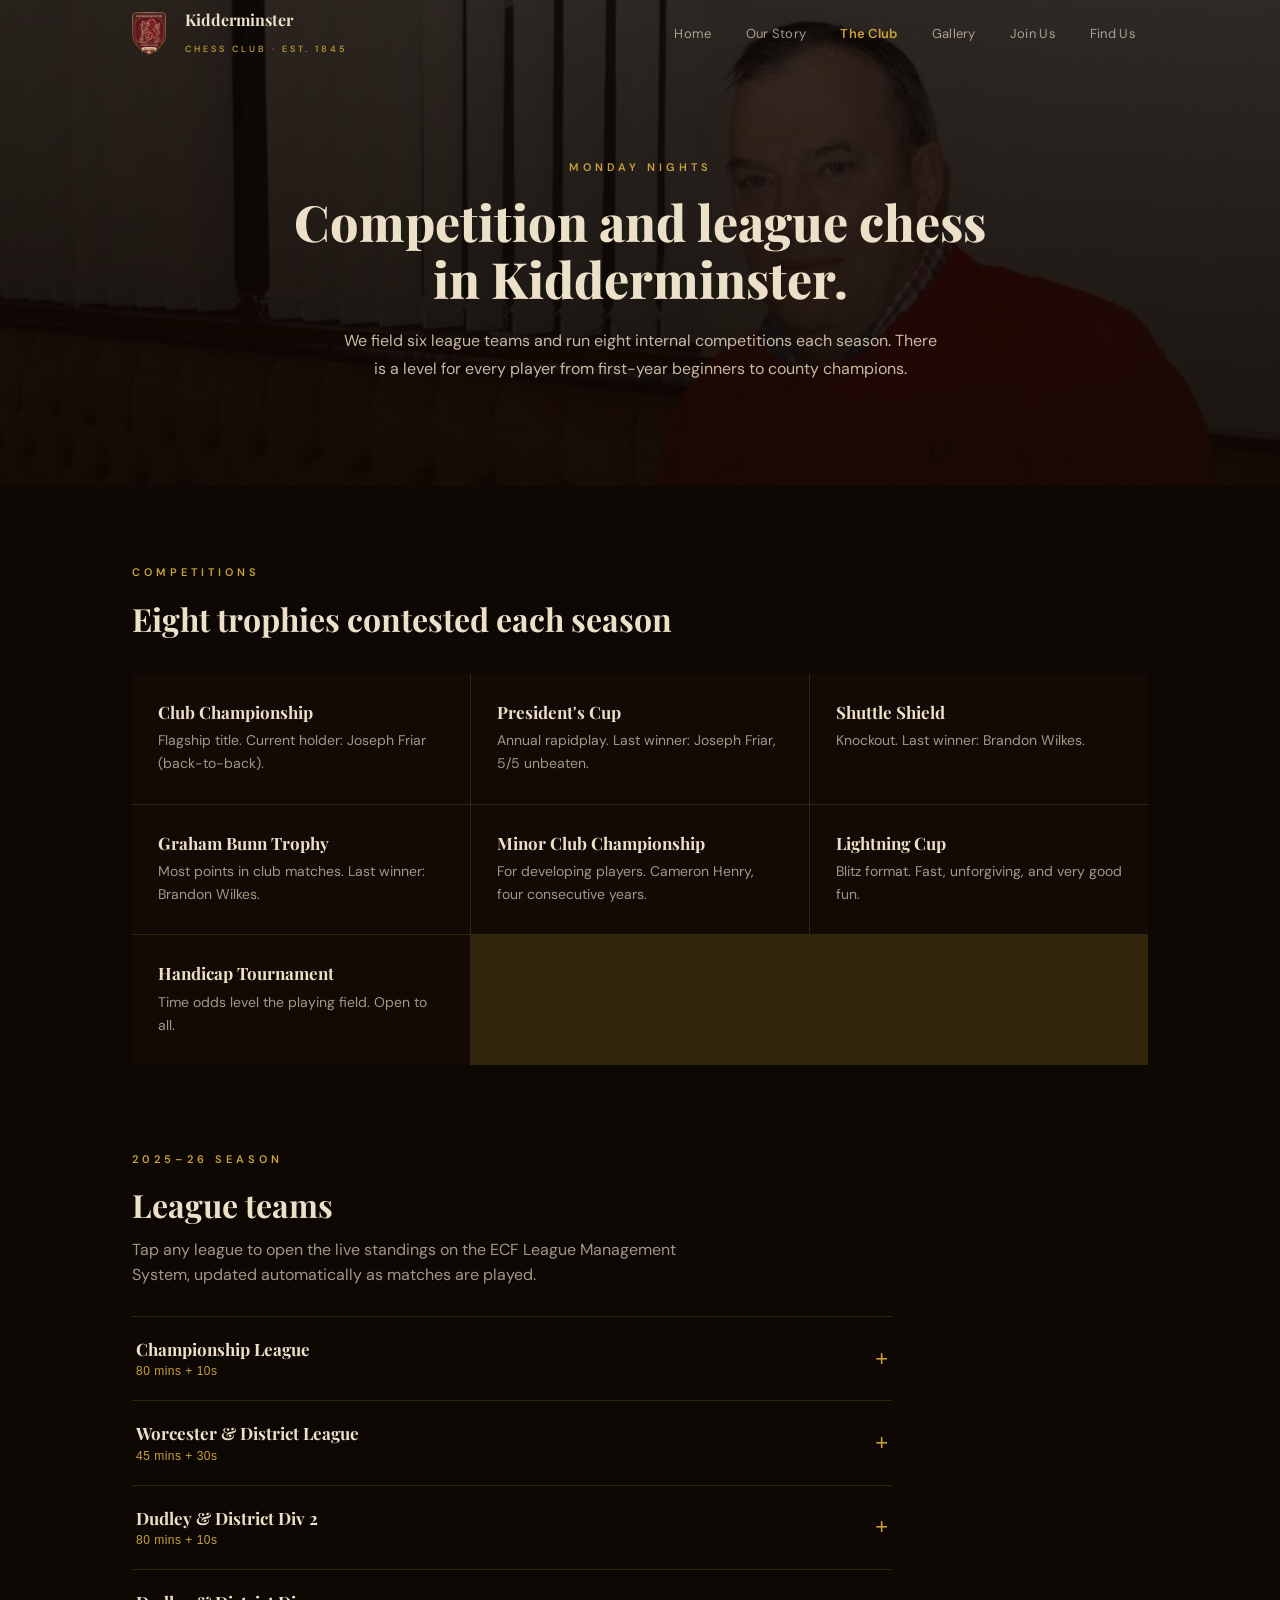
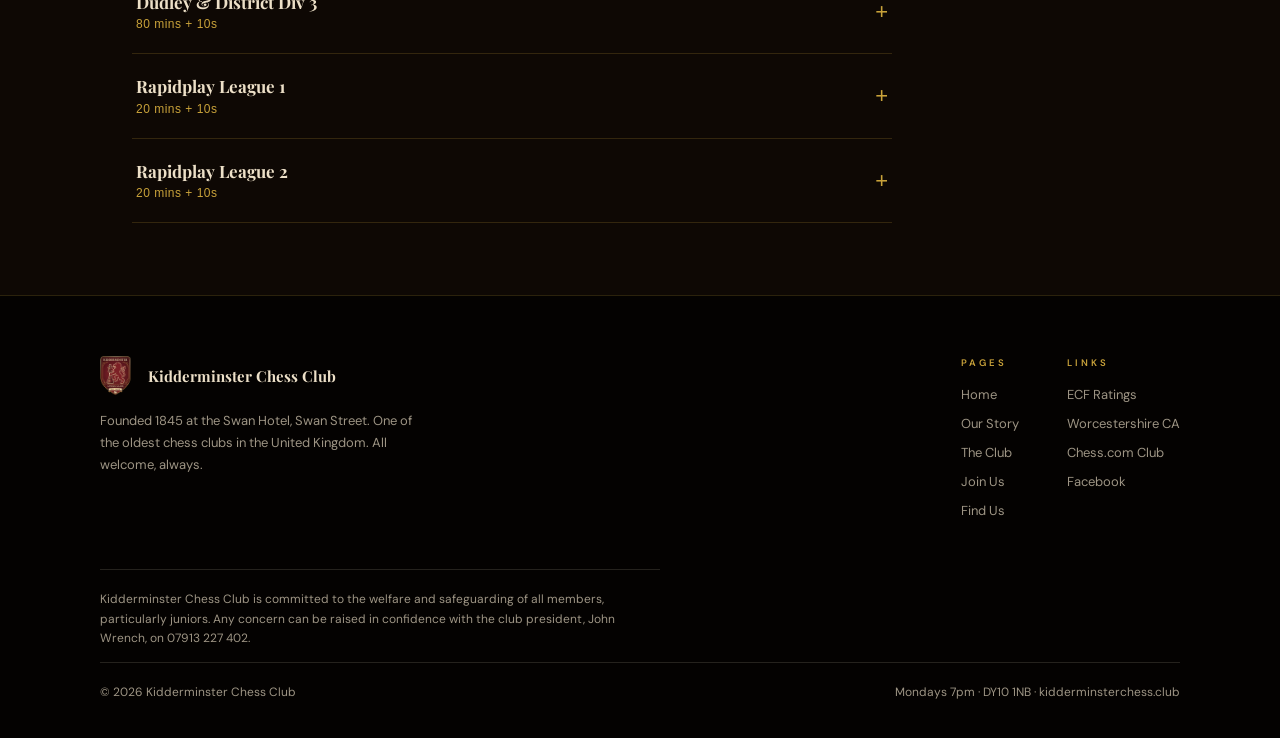
<file: the-club.html>
<!DOCTYPE html>
<html lang="en">
<head>
<meta charset="UTF-8">
<meta name="viewport" content="width=device-width, initial-scale=1.0">
<title>The Club | Leagues & Competitions | Kidderminster Chess Club</title>
<meta name="description" content="Six league teams and eight internal competitions. League and rapidplay chess across Worcestershire and Dudley. Every level welcome, every Monday.">
<link rel="canonical" href="https://kidderminsterchess.club/the-club.html">
<meta property="og:type" content="website">
<meta property="og:title" content="The Club | Leagues & Competitions | Kidderminster Chess Club">
<meta property="og:description" content="Six league teams and eight internal competitions. League and rapidplay chess across Worcestershire and Dudley. Every level welcome, every Monday.">
<meta property="og:url" content="https://kidderminsterchess.club/the-club.html">
<meta property="og:image" content="https://kidderminsterchess.club/images/new-venue.jpg">
<meta property="og:site_name" content="Kidderminster Chess Club">
<meta name="twitter:card" content="summary_large_image">
<meta name="twitter:title" content="The Club | Leagues & Competitions | Kidderminster Chess Club">
<meta name="twitter:description" content="Six league teams and eight internal competitions. League and rapidplay chess across Worcestershire and Dudley. Every level welcome, every Monday.">
<meta name="twitter:image" content="https://kidderminsterchess.club/images/new-venue.jpg">
<meta name="theme-color" content="#0e0804">
<link rel="icon" type="image/png" sizes="32x32" href="/images/favicon-32.png">
<link rel="icon" type="image/png" sizes="16x16" href="/images/favicon-16.png">
<link rel="apple-touch-icon" sizes="180x180" href="/images/favicon-180.png">
<link rel="manifest" href="/site.webmanifest">
<link rel="preconnect" href="https://fonts.googleapis.com">
<link rel="preconnect" href="https://fonts.gstatic.com" crossorigin>
<link href="https://fonts.googleapis.com/css2?family=Playfair+Display:ital,wght@0,400;0,600;0,700;0,800;1,400;1,600;1,700&family=DM+Sans:wght@300;400;500;600;700&display=swap" rel="stylesheet">
<link rel="stylesheet" href="/styles.css">
<script type="application/ld+json">{
  "@context":"https://schema.org",
  "@type":"SportsClub",
  "name":"Kidderminster Chess Club",
  "alternateName":"KCC",
  "foundingDate":"1845",
  "url":"https://kidderminsterchess.club",
  "logo":"https://kidderminsterchess.club/images/logo.png",
  "image":"https://kidderminsterchess.club/images/new-venue.jpg",
  "email":"j.wrench11@gmail.com",
  "telephone":"+447913227402",
  "sport":"Chess",
  "description":"Kidderminster Chess Club, founded 1845, is one of the oldest chess clubs in the United Kingdom. All abilities welcome, every Monday at 7pm.",
  "address":{
    "@type":"PostalAddress",
    "streetAddress":"Kidderminster Harriers Social & Supporters Club, Stadium Close, Hoo Road",
    "addressLocality":"Kidderminster",
    "addressRegion":"Worcestershire",
    "postalCode":"DY10 1NB",
    "addressCountry":"GB"
  },
  "openingHours":"Mo 19:00-22:00"
}</script>
<!-- ANALYTICS: paste your Plausible or Google Analytics snippet here before launch -->
</head>
<body>
<a class="skip-link" href="#main">Skip to content</a><nav class="nav">
  <div class="nav-inner">
    <a href="/" class="nav-brand">
      <img src="/images/logo.webp" alt="Kidderminster Chess Club crest" width="360" height="386">
      <span class="nav-text"><span class="t1">Kidderminster</span><br><span class="t2">Chess Club · Est. 1845</span></span>
    </a>
    <div class="nav-links"><a href="/">Home</a><span class="sep">·</span><a href="/our-story.html">Our Story</a><span class="sep">·</span><a href="/the-club.html" class="active">The Club</a><span class="sep">·</span><a href="/gallery.html">Gallery</a><span class="sep">·</span><a href="/join-us.html">Join Us</a><span class="sep">·</span><a href="/find-us.html">Find Us</a></div>
    <button class="nav-toggle" aria-label="Menu">Menu</button>
  </div>
  <div class="nav-mobile"><a href="/">Home</a><a href="/our-story.html">Our Story</a><a href="/the-club.html" class="active">The Club</a><a href="/gallery.html">Gallery</a><a href="/join-us.html">Join Us</a><a href="/find-us.html">Find Us</a></div>
</nav><main id="main">
<section class="club-hero">
  <div class="club-hero-content">
    <span class="eyebrow">Monday Nights</span>
    <h1>Competition and league chess in Kidderminster.</h1>
    <p>We field six league teams and run eight internal competitions each season. There is a level for every player from first-year beginners to county champions.</p>
  </div>
</section>
<section class="section"><div class="wrap">
  <span class="eyebrow">Competitions</span>
  <h2 style="font-size:clamp(22px,3.5vw,32px);margin:16px 0 36px;">Eight trophies contested each season</h2>
  <div class="cards gridlines" style="margin-bottom:80px;"><div class="card"><h3>Club Championship</h3><p>Flagship title. Current holder: Joseph Friar (back-to-back).</p></div><div class="card"><h3>President's Cup</h3><p>Annual rapidplay. Last winner: Joseph Friar, 5/5 unbeaten.</p></div><div class="card"><h3>Shuttle Shield</h3><p>Knockout. Last winner: Brandon Wilkes.</p></div><div class="card"><h3>Graham Bunn Trophy</h3><p>Most points in club matches. Last winner: Brandon Wilkes.</p></div><div class="card"><h3>Minor Club Championship</h3><p>For developing players. Cameron Henry, four consecutive years.</p></div><div class="card"><h3>Lightning Cup</h3><p>Blitz format. Fast, unforgiving, and very good fun.</p></div><div class="card"><h3>Handicap Tournament</h3><p>Time odds level the playing field. Open to all.</p></div></div>
  <span class="eyebrow">2025–26 Season</span>
  <h2 style="font-size:clamp(22px,3.5vw,32px);margin:16px 0 12px;">League teams</h2>
  <p style="margin-bottom:28px;max-width:600px;">Tap any league to open the live standings on the ECF League Management System, updated automatically as matches are played.</p>
  <div class="leagues"><div class="league-row">
  <button class="league-bar" aria-expanded="false" aria-controls="lg0">
    <div><h3>Championship League</h3><div class="time">80 mins + 10s</div></div>
    <span class="league-chev" aria-hidden="true">+</span>
  </button>
  <div class="league-drawer" id="lg0"><div class="league-drawer-in">
    <a class="btn btn-primary" href="https://lms.englishchess.org.uk/lms/event/8314/table" target="_blank" rel="noopener">View live table on ECF &#8599;</a>
  </div></div>
</div><div class="league-row">
  <button class="league-bar" aria-expanded="false" aria-controls="lg1">
    <div><h3>Worcester & District League</h3><div class="time">45 mins + 30s</div></div>
    <span class="league-chev" aria-hidden="true">+</span>
  </button>
  <div class="league-drawer" id="lg1"><div class="league-drawer-in">
    <a class="btn btn-primary" href="https://lms.englishchess.org.uk/lms/event/8317/table" target="_blank" rel="noopener">View live table on ECF &#8599;</a>
  </div></div>
</div><div class="league-row">
  <button class="league-bar" aria-expanded="false" aria-controls="lg2">
    <div><h3>Dudley & District Div 2</h3><div class="time">80 mins + 10s</div></div>
    <span class="league-chev" aria-hidden="true">+</span>
  </button>
  <div class="league-drawer" id="lg2"><div class="league-drawer-in">
    <a class="btn btn-primary" href="https://lms.englishchess.org.uk/lms/event/8316/table" target="_blank" rel="noopener">View live table on ECF &#8599;</a>
  </div></div>
</div><div class="league-row">
  <button class="league-bar" aria-expanded="false" aria-controls="lg3">
    <div><h3>Dudley & District Div 3</h3><div class="time">80 mins + 10s</div></div>
    <span class="league-chev" aria-hidden="true">+</span>
  </button>
  <div class="league-drawer" id="lg3"><div class="league-drawer-in">
    <a class="btn btn-primary" href="https://lms.englishchess.org.uk/lms/event/8318/table" target="_blank" rel="noopener">View live table on ECF &#8599;</a>
  </div></div>
</div><div class="league-row">
  <button class="league-bar" aria-expanded="false" aria-controls="lg4">
    <div><h3>Rapidplay League 1</h3><div class="time">20 mins + 10s</div></div>
    <span class="league-chev" aria-hidden="true">+</span>
  </button>
  <div class="league-drawer" id="lg4"><div class="league-drawer-in">
    <a class="btn btn-primary" href="https://lms.englishchess.org.uk/lms/event/8319/table" target="_blank" rel="noopener">View live table on ECF &#8599;</a>
  </div></div>
</div><div class="league-row">
  <button class="league-bar" aria-expanded="false" aria-controls="lg5">
    <div><h3>Rapidplay League 2</h3><div class="time">20 mins + 10s</div></div>
    <span class="league-chev" aria-hidden="true">+</span>
  </button>
  <div class="league-drawer" id="lg5"><div class="league-drawer-in">
    <a class="btn btn-primary" href="https://lms.englishchess.org.uk/lms/event/8320/table" target="_blank" rel="noopener">View live table on ECF &#8599;</a>
  </div></div>
</div></div>
</div></section>
</main><footer class="footer">
  <div class="footer-inner">
    <div class="footer-top">
      <div class="footer-brand">
        <div class="bn"><img src="/images/logo.webp" alt="Kidderminster Chess Club crest" width="360" height="386"><span>Kidderminster Chess Club</span></div>
        <p>Founded 1845 at the Swan Hotel, Swan Street. One of the oldest chess clubs in the United Kingdom. All welcome, always.</p>
      </div>
      <div class="footer-cols">
        <div class="footer-col">
          <h4>Pages</h4>
          <a href="/">Home</a><a href="/our-story.html">Our Story</a><a href="/the-club.html">The Club</a><a href="/join-us.html">Join Us</a><a href="/find-us.html">Find Us</a>
        </div>
        <div class="footer-col">
          <h4>Links</h4>
          <a href="https://rating.englishchess.org.uk" target="_blank" rel="noopener">ECF Ratings</a>
          <a href="http://www.worcestershirechess.org.uk" target="_blank" rel="noopener">Worcestershire CA</a>
          <a href="https://www.chess.com/club/kidderminster" target="_blank" rel="noopener">Chess.com Club</a>
          <a href="https://www.facebook.com" target="_blank" rel="noopener">Facebook</a>
        </div>
      </div>
    </div>
    <p class="footer-safe">Kidderminster Chess Club is committed to the welfare and safeguarding of all members, particularly juniors. Any concern can be raised in confidence with the club president, John Wrench, on 07913 227 402.</p>
    <div class="footer-bottom">
      <div>© 2026 Kidderminster Chess Club</div>
      <div>Mondays 7pm · DY10 1NB · kidderminsterchess.club</div>
    </div>
  </div>
</footer>
<script src="/script.js"></script>
</body>
</html>
</file>
<file: styles.css>
:root{
  --bg:#0e0804; --bg-alt:#130a05; --bg-mid:#1a0e07; --bg-deep:#080402;
  --crimson:#8b1a1a; --crimson-bright:#b02222;
  --gold:#c9a23a; --gold-light:#ddb84e;
  --gold-border:rgba(201,162,58,0.2); --gold-bg:rgba(201,162,58,0.07);
  --cream:#ede0c8;
  --cream-2:rgba(237,224,200,0.82);
  --cream-3:rgba(237,224,200,0.66);
  --cream-muted:rgba(237,224,200,0.14);
  --display:'Playfair Display',Georgia,serif;
  --body:'DM Sans',system-ui,sans-serif;
}
*{box-sizing:border-box;margin:0;padding:0;}
.skip-link{position:absolute;left:-9999px;top:0;z-index:2000;background:var(--gold);color:#0e0804;padding:12px 20px;font-family:var(--body);font-weight:600;font-size:14px;border-radius:0 0 4px 0;}
.skip-link:focus{left:0;}
a:focus-visible,button:focus-visible,input:focus-visible,textarea:focus-visible,.faq-q:focus-visible,.league-head:focus-visible{outline:2px solid var(--gold);outline-offset:3px;border-radius:2px;}
html{-webkit-text-size-adjust:100%;scroll-behavior:smooth;}
body{background:var(--bg);color:var(--cream);font-family:var(--body);overflow-x:hidden;line-height:1.6;}
a{color:inherit;}
img{max-width:100%;display:block;}

/* NAV */
.nav{position:fixed;top:0;left:0;right:0;z-index:1000;transition:background .4s,border-color .4s;border-bottom:1px solid transparent;}
.nav.scrolled{background:rgba(14,8,4,0.96);border-bottom:1px solid var(--gold-border);backdrop-filter:blur(12px);}
.nav-inner{max-width:1080px;margin:0 auto;padding:0 32px;height:68px;display:flex;align-items:center;justify-content:space-between;}
.nav-brand{display:flex;align-items:center;gap:12px;text-decoration:none;}
.nav-brand img{height:44px;width:auto;}
.nav-brand .t1{font-family:var(--display);font-size:16px;font-weight:700;color:var(--cream);line-height:1.1;}
.nav-brand .t2{font-size:9px;letter-spacing:3px;color:var(--gold);text-transform:uppercase;font-weight:500;}
.nav-links{display:flex;gap:4px;align-items:center;}
.nav-links a{text-decoration:none;font-size:13px;color:var(--cream-3);padding:8px 12px;letter-spacing:.3px;font-weight:400;border-radius:4px;}
.nav-links a.active{color:var(--gold);font-weight:600;}
.nav-links .sep{color:var(--gold-border);font-size:10px;}
.nav-toggle{display:none;background:transparent;border:1px solid var(--gold-border);color:var(--cream);cursor:pointer;padding:8px 14px;border-radius:5px;font-family:var(--body);font-size:12px;letter-spacing:1px;}
.nav-mobile{display:none;background:rgba(14,8,4,0.98);border-top:1px solid var(--gold-border);padding:12px 32px 20px;}
.nav-mobile a{display:block;text-decoration:none;padding:14px 0;font-family:var(--display);font-size:18px;color:var(--cream);border-bottom:1px solid var(--cream-muted);}
.nav-mobile a.active{color:var(--gold);}

/* layout */
.wrap{max-width:1080px;margin:0 auto;padding:0 32px;}
.section{padding:72px 32px;}
.eyebrow{font-size:11px;letter-spacing:4px;color:var(--gold);text-transform:uppercase;font-weight:600;}
h1,h2,h3{font-family:var(--display);color:var(--cream);font-weight:700;line-height:1.2;}
p{color:var(--cream-3);}
.btn{display:inline-block;text-decoration:none;border:none;cursor:pointer;font-family:var(--body);font-weight:600;border-radius:3px;letter-spacing:.4px;}
.btn-primary{background:var(--crimson);color:var(--cream);padding:14px 36px;font-size:14.5px;}
.btn-primary:hover{background:var(--crimson-bright);}
.btn-ghost{background:transparent;color:var(--cream);border:1px solid rgba(237,224,200,0.25);padding:14px 36px;font-size:14.5px;font-weight:400;}
.btn-ghost:hover{border-color:var(--gold);color:var(--gold);}

/* HERO */
.hero{min-height:100vh;position:relative;overflow:hidden;display:flex;align-items:center;
  background:linear-gradient(105deg,rgba(8,3,1,0.94) 0%,rgba(14,7,3,0.82) 55%,rgba(20,10,5,0.7) 100%),url('/images/new-venue.jpg') center/cover no-repeat;
  background-color:var(--bg);}
.hero-year{position:absolute;right:-1%;bottom:0;line-height:.85;font-family:var(--display);font-weight:800;color:#fff;opacity:.035;font-size:clamp(160px,28vw,340px);user-select:none;pointer-events:none;letter-spacing:-.02em;}
.hero-content{max-width:1080px;margin:0 auto;padding:0 32px;z-index:1;width:100%;}
.hero-badge{height:130px;width:auto;margin-bottom:30px;filter:drop-shadow(0 8px 24px rgba(0,0,0,0.5));}
.hero-pill{display:inline-flex;align-items:center;gap:10px;background:var(--gold-bg);border:1px solid var(--gold-border);border-radius:3px;padding:6px 18px;margin-bottom:28px;}
.hero-pill span{font-size:11px;letter-spacing:3.5px;color:var(--gold);text-transform:uppercase;font-weight:600;}
.hero h1{font-size:clamp(44px,7.5vw,82px);font-weight:800;margin:0 0 22px;max-width:600px;}
.hero h1 em{color:var(--gold);font-style:italic;}
.hero-rule{width:60px;height:2px;background:var(--crimson);margin-bottom:22px;}
.hero p{font-size:clamp(15px,2vw,18px);color:var(--cream-2);max-width:480px;margin-bottom:38px;}
.hero-btns{display:flex;gap:14px;flex-wrap:wrap;}

/* MARQUEE */
.marquee{background:var(--crimson);overflow:hidden;border-top:1px solid rgba(201,162,58,0.3);border-bottom:1px solid rgba(201,162,58,0.3);}
.marquee-track{display:flex;animation:marquee 36s linear infinite;white-space:nowrap;}
.marquee span{font-size:11.5px;font-weight:500;color:rgba(237,224,200,0.9);letter-spacing:1.5px;padding:11px 0;padding-right:60px;}
@keyframes marquee{0%{transform:translateX(0)}100%{transform:translateX(-50%)}}

/* QUOTE */
.quote{background:var(--bg-deep);padding:100px 32px;}
.quote-inner{max-width:740px;margin:0 auto;text-align:center;}
.quote-mark{font-family:var(--display);font-size:88px;color:var(--gold);line-height:.5;margin-bottom:28px;font-weight:700;opacity:.7;}
.quote-text{font-family:var(--display);font-size:clamp(19px,3vw,28px);font-style:italic;color:var(--cream);line-height:1.7;}
.quote-rule{width:40px;height:1px;background:var(--gold);margin:36px auto 20px;opacity:.5;}
.quote-attr{font-size:11px;letter-spacing:3.5px;color:var(--gold);text-transform:uppercase;font-weight:600;}
.quote-ctx{font-size:14.5px;color:var(--cream-3);margin-top:14px;line-height:1.65;}

/* reveal */
.reveal{opacity:0;transform:translateY(28px);transition:opacity .9s ease,transform .9s ease;}
.reveal.in{opacity:1;transform:none;}

/* grid lines */
.gridlines{display:grid;gap:1px;background:var(--gold-border);}
.gridlines>div{background:var(--bg-alt);}
.numbers{border-top:1px solid var(--gold-border);border-bottom:1px solid var(--gold-border);background:var(--gold-border);}
.numbers-grid{max-width:1080px;margin:0 auto;grid-template-columns:repeat(4,1fr);}
.num-cell{padding:56px 20px;text-align:center;}
.num-cell .n{font-family:var(--display);font-size:clamp(46px,7vw,80px);font-weight:800;color:var(--gold);line-height:1;}
.num-cell .l{font-size:11px;letter-spacing:2.5px;color:var(--cream-3);text-transform:uppercase;margin-top:10px;font-weight:500;}

/* venue feature */
.venue{position:relative;background:var(--bg);}
.venue img{width:100%;max-height:580px;object-fit:cover;object-position:center 30%;}
.venue-cap{position:absolute;bottom:0;left:0;right:0;padding:80px 32px 28px;background:linear-gradient(transparent,rgba(8,4,2,0.92));}
.venue-cap-inner{max-width:1080px;margin:0 auto;display:flex;justify-content:space-between;align-items:flex-end;flex-wrap:wrap;gap:12px;}
.venue-cap .eyebrow{margin-bottom:6px;}
.venue-cap h3{font-size:clamp(18px,3vw,26px);color:var(--cream);font-weight:600;}
.venue-cap p{font-size:14px;color:var(--cream-3);margin-top:5px;}

/* visit strip */
.visit{background:var(--gold-border);border-top:1px solid var(--gold-border);border-bottom:1px solid var(--gold-border);}
.visit-grid{max-width:1080px;margin:0 auto;grid-template-columns:repeat(3,1fr);}
.visit-cell{background:var(--bg-mid);padding:52px 36px;}
.visit-cell .eyebrow{font-size:10.5px;margin-bottom:14px;}
.visit-cell h3{font-size:clamp(16px,2vw,20px);color:var(--cream);font-weight:700;margin-bottom:10px;line-height:1.3;}
.visit-cell p{font-size:14px;color:var(--cream-3);line-height:1.7;}

/* cta */
.cta{background:var(--bg);padding:100px 32px;text-align:center;}
.cta-inner{max-width:480px;margin:0 auto;}
.cta h2{font-size:clamp(36px,6vw,56px);font-weight:800;color:var(--cream);line-height:1.1;margin-bottom:20px;font-style:italic;}
.cta p{font-size:16px;color:var(--cream-3);line-height:1.75;margin-bottom:32px;}

/* page header */
.page-head{background:var(--bg-deep);padding:128px 32px 72px;}
.story-hero{position:relative;min-height:56vh;display:flex;align-items:center;text-align:center;padding:128px 32px 72px;background:linear-gradient(rgba(8,4,2,0.84),rgba(14,7,3,0.92)),url('/images/new-venue.jpg') center/cover no-repeat;background-color:var(--bg-deep);}
.story-hero-content{max-width:720px;margin:0 auto;}
.story-hero .eyebrow{display:block;margin-bottom:18px;}
.story-hero h1{font-size:clamp(30px,5vw,50px);font-weight:800;margin:0 0 0;line-height:1.14;}
.story-hero p{font-size:16px;color:var(--cream-2);line-height:1.75;margin:0;}
.page-head-inner{max-width:1080px;margin:0 auto;}
.page-head .eyebrow{margin-bottom:14px;display:block;}
.page-head h1{font-size:clamp(32px,5.5vw,52px);font-weight:800;margin:0 0 20px;max-width:640px;}
.page-head p{font-size:16px;color:var(--cream-2);line-height:1.75;max-width:600px;}

/* timeline */
.timeline{max-width:760px;margin:0 auto;padding:80px 32px;}
.tl-track{position:relative;padding-left:30px;}
.tl-line{position:absolute;left:5px;top:10px;bottom:10px;width:1px;background:var(--gold-border);}
.tl-item{position:relative;margin-bottom:48px;padding-left:30px;}
.tl-dot{position:absolute;left:-30px;top:7px;width:11px;height:11px;border-radius:50%;background:var(--bg);border:2px solid var(--gold);}
.tl-year{font-family:var(--display);font-size:14px;font-weight:700;color:var(--gold);margin-bottom:8px;letter-spacing:.5px;}
.tl-item h3{font-size:clamp(18px,2.5vw,22px);font-weight:700;color:var(--cream);margin:0 0 10px;line-height:1.3;}
.tl-item p{font-size:15px;line-height:1.8;margin:0;}
.tl-item p.it{color:var(--cream-2);font-style:italic;}

/* cards */
.cards{grid-template-columns:repeat(auto-fit,minmax(280px,1fr));}
.card{background:var(--bg-alt);padding:28px 26px;}
.card h3{font-family:var(--display);font-size:17px;font-weight:700;color:var(--cream);margin-bottom:7px;}
.card p{font-size:14px;color:var(--cream-3);line-height:1.65;margin:0;}
.card .time{font-size:12px;color:var(--gold);font-weight:500;margin-bottom:14px;letter-spacing:.5px;}
.card a.tablelink{font-size:13px;color:var(--gold-light);text-decoration:none;font-weight:500;}

/* faq */
.faq{max-width:660px;margin:0 auto;padding:60px 32px;}
.faq-item{border-bottom:1px solid var(--cream-muted);}
.faq-q{width:100%;text-align:left;background:transparent;border:none;padding:22px 0;cursor:pointer;display:flex;justify-content:space-between;align-items:center;gap:20px;}
.faq-q span{font-family:var(--display);font-size:clamp(15px,2vw,18px);font-weight:600;color:var(--cream);line-height:1.35;}
.faq-q .plus{font-size:22px;color:var(--gold);flex-shrink:0;transition:transform .2s ease;line-height:1;}
.faq-q.open .plus{transform:rotate(45deg);}
.faq-a{max-height:0;overflow:hidden;transition:max-height .3s ease;}
.faq-a p{font-size:15px;color:var(--cream-3);line-height:1.8;margin:0 0 22px;}

/* contact / form */
.contact-grid{max-width:1080px;margin:0 auto;grid-template-columns:repeat(auto-fit,minmax(300px,1fr));}
.contact-cell{background:var(--bg-alt);padding:36px 32px;}
.contact-cell .eyebrow{font-size:10.5px;margin-bottom:20px;display:block;}
.contact-cell .kv{margin-bottom:14px;}
.contact-cell .k{font-size:10.5px;letter-spacing:2px;color:var(--cream-3);text-transform:uppercase;margin-bottom:3px;font-weight:500;}
.contact-cell .v{font-size:15px;color:var(--cream);font-weight:500;}
.form-field{margin-bottom:16px;}
.form-field label{display:block;font-size:11px;letter-spacing:1.5px;text-transform:uppercase;color:var(--cream-3);margin-bottom:6px;font-weight:600;}
.form-field input,.form-field textarea{width:100%;background:var(--bg);border:1px solid var(--gold-border);color:var(--cream);padding:12px 14px;font-family:var(--body);font-size:15px;border-radius:3px;}
.form-field input:focus,.form-field textarea:focus{outline:none;border-color:var(--gold);}
.map-wrap{max-width:1080px;margin:0 auto;padding:0 32px 32px;}
.map-wrap iframe{width:100%;height:360px;border:0;display:block;background:var(--bg-alt);}

/* league accordion */
.league-card{display:flex;flex-direction:column;gap:6px;background:var(--bg-alt);padding:26px;text-decoration:none;transition:background .2s;}
.league-card:hover{background:var(--bg-mid);}
.league-card h3{font-family:var(--display);font-size:17px;color:var(--cream);font-weight:700;margin:0;}
.league-card .time{font-size:12px;color:var(--gold);margin-top:5px;letter-spacing:.5px;}
.league-go{font-size:13px;color:var(--gold-light);font-weight:500;margin-top:12px;}

/* framed photos (kept at or under native size so they stay sharp) */
.photo-feature{padding:64px 32px;}
.photo-feature-inner{max-width:1000px;margin:0 auto;display:grid;grid-template-columns:1fr 1fr;gap:48px;align-items:center;}
.photo-feature-text .eyebrow{display:block;margin-bottom:12px;}
.photo-feature-text h2{font-size:clamp(22px,3vw,30px);font-weight:700;margin:0 0 14px;line-height:1.25;}
.photo-feature-text p{font-size:15px;color:var(--cream-3);line-height:1.75;margin:0 0 22px;}
.photo-frame{border:1px solid var(--gold-border);border-radius:5px;overflow:hidden;background:var(--bg-alt);box-shadow:0 12px 32px rgba(0,0,0,0.35);}
.photo-frame img{width:100%;height:auto;display:block;}
.photo-solo{max-width:600px;margin:0 auto;}
.photo-stack{display:grid;gap:18px;}
.photo-gallery{display:grid;grid-template-columns:1fr 1fr;gap:18px;max-width:920px;margin:0 auto;align-items:start;}
.club-hero{position:relative;min-height:54vh;display:flex;align-items:center;text-align:center;padding:128px 32px 72px;background:linear-gradient(rgba(8,4,2,0.78),rgba(14,7,3,0.93)),url('/images/john-wrench.jpg') center 22%/cover no-repeat;background-color:var(--bg-deep);}
.club-hero-content{max-width:720px;margin:0 auto;}
.club-hero .eyebrow{display:block;margin-bottom:16px;}
.club-hero h1{font-size:clamp(30px,5vw,50px);font-weight:800;margin:0 0 20px;line-height:1.14;}
.club-hero p{font-size:16px;color:var(--cream-2);line-height:1.75;margin:0 auto;max-width:600px;}
/* league accordion rows */
.leagues{max-width:760px;}
.league-row{border-bottom:1px solid var(--gold-border);}
.league-row:first-child{border-top:1px solid var(--gold-border);}
.league-bar{width:100%;background:transparent;border:none;cursor:pointer;padding:22px 4px;display:flex;justify-content:space-between;align-items:center;gap:16px;text-align:left;}
.league-bar h3{font-family:var(--display);font-size:17px;color:var(--cream);font-weight:700;margin:0;transition:color .2s;}
.league-bar .time{font-size:12px;color:var(--gold);margin-top:5px;letter-spacing:.5px;}
.league-bar:hover h3{color:var(--gold-light);}
.league-chev{font-size:22px;color:var(--gold);font-weight:300;line-height:1;transition:transform .3s;flex-shrink:0;}
.league-bar.open .league-chev{transform:rotate(45deg);}
.league-drawer{max-height:0;overflow:hidden;transition:max-height .35s ease;}
.league-drawer-in{padding:0 4px 24px;}
@media(max-width:760px){.photo-feature-inner{grid-template-columns:1fr;gap:28px;}.photo-gallery{grid-template-columns:1fr;}}

/* footer */
.footer{background:#040201;border-top:1px solid var(--gold-border);padding:60px 32px 36px;}
.footer-inner{max-width:1080px;margin:0 auto;}
.footer-top{display:flex;justify-content:space-between;flex-wrap:wrap;gap:36px;margin-bottom:40px;}
.footer-brand{max-width:320px;}
.footer-brand .bn{display:flex;align-items:center;gap:11px;margin-bottom:14px;}
.footer-brand img{height:40px;width:auto;}
.footer-brand .bn span{font-family:var(--display);font-size:15px;font-weight:700;color:var(--cream);}
.footer-brand p{font-size:13px;color:var(--cream-3);line-height:1.7;}
.footer-cols{display:flex;gap:48px;flex-wrap:wrap;}
.footer-col h4{font-size:9.5px;letter-spacing:3px;color:var(--gold);text-transform:uppercase;margin-bottom:14px;font-weight:600;font-family:var(--body);}
.footer-col a{display:block;text-decoration:none;font-size:13px;color:var(--cream-3);margin-bottom:8px;}
.footer-safe{font-size:12px;color:var(--cream-3);line-height:1.6;border-top:1px solid var(--cream-muted);padding-top:20px;margin-bottom:14px;max-width:560px;}
.footer-bottom{border-top:1px solid var(--cream-muted);padding-top:20px;display:flex;justify-content:space-between;flex-wrap:wrap;gap:8px;}
.footer-bottom div{font-size:12px;color:var(--cream-3);}

@media(max-width:768px){
  .nav-links{display:none;}
  .nav-toggle{display:block;}
  .nav-text{display:none;}
}
@media(max-width:680px){
  .numbers-grid{grid-template-columns:repeat(2,1fr);}
  .visit-grid{grid-template-columns:1fr;}
  .hero-badge{height:96px;}
}
@media(prefers-reduced-motion:reduce){
  *,*::before,*::after{animation-duration:.01ms!important;animation-iteration-count:1!important;transition-duration:.01ms!important;scroll-behavior:auto!important;}
  .marquee-track{animation:none!important;}
  .reveal{opacity:1!important;transform:none!important;}
}
</file>
